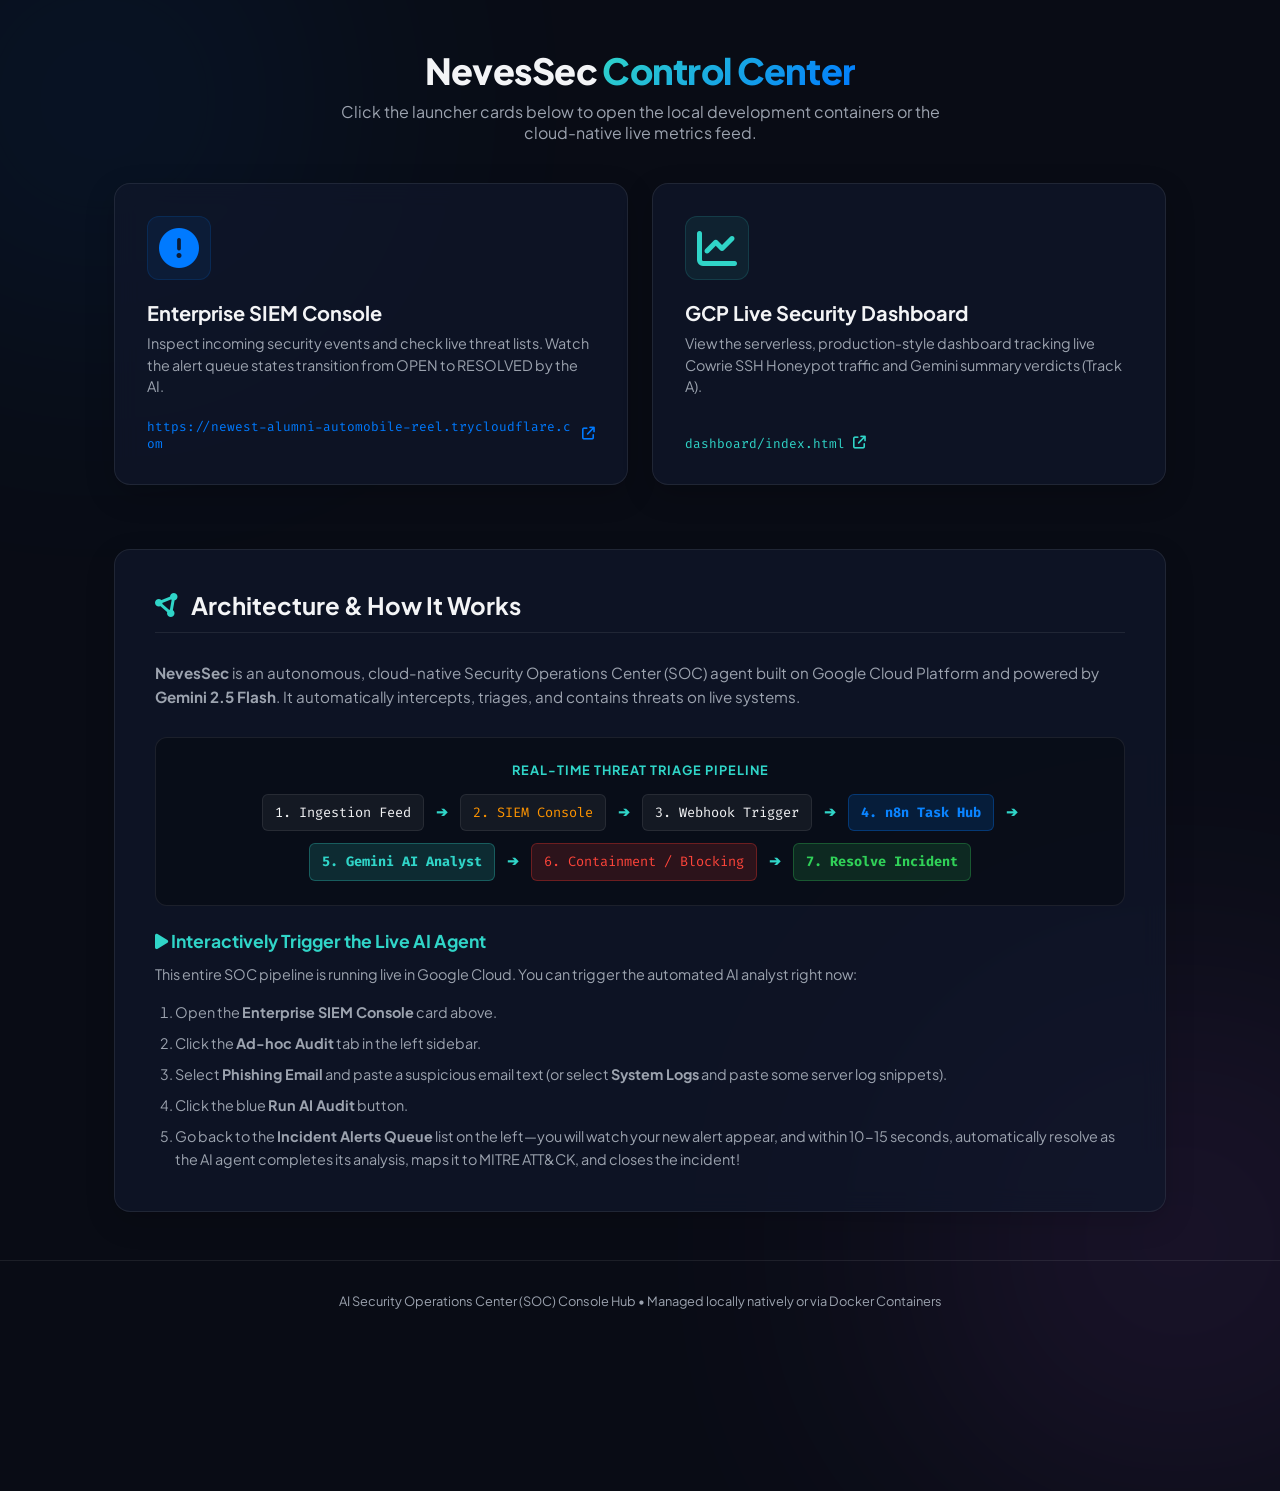
<file: index.html>
<!DOCTYPE html>
<html lang="en">
<head>
  <meta charset="UTF-8">
  <meta name="viewport" content="width=device-width, initial-scale=1.0">
  <title>NevesSec Control Portal</title>
  <link rel="preconnect" href="https://fonts.googleapis.com">
  <link rel="preconnect" href="https://fonts.gstatic.com" crossorigin>
  <link href="https://fonts.googleapis.com/css2?family=Plus+Jakarta+Sans:wght@400;500;600;700;800&family=Fira+Code:wght@400;500&display=swap" rel="stylesheet">
  <link rel="stylesheet" href="https://cdnjs.cloudflare.com/ajax/libs/font-awesome/6.4.0/css/all.min.css">
  <style>
    :root {
      --bg: #090c15;
      --panel: rgba(17, 24, 43, 0.7);
      --panel-hover: rgba(25, 35, 60, 0.85);
      --border: rgba(255, 255, 255, 0.08);
      --primary: #007aff;
      --cyan: #30d5c8;
      --purple: #bf5af2;
      --text: #f3f4f6;
      --text-muted: #9ca3af;
      --code-bg: rgba(0, 0, 0, 0.3);
    }
    
    * {
      box-sizing: border-box;
      margin: 0;
      padding: 0;
    }
    
    body {
      background-color: var(--bg);
      color: var(--text);
      font-family: 'Plus Jakarta Sans', sans-serif;
      min-height: 100vh;
      display: flex;
      flex-direction: column;
      position: relative;
      overflow-x: hidden;
    }
    
    /* Background Glowing Orbs */
    .orb {
      position: absolute;
      border-radius: 50%;
      filter: blur(140px);
      opacity: 0.12;
      pointer-events: none;
      z-index: -1;
    }
    .orb-1 {
      width: 400px;
      height: 400px;
      background: var(--primary);
      top: -100px;
      left: -100px;
    }
    .orb-2 {
      width: 500px;
      height: 500px;
      background: var(--purple);
      bottom: -150px;
      right: -150px;
    }
    
    .container {
      max-width: 1100px;
      margin: 0 auto;
      padding: 3rem 1.5rem;
      display: flex;
      flex-direction: column;
      gap: 2.5rem;
    }
    
    header {
      text-align: center;
      display: flex;
      flex-direction: column;
      align-items: center;
      gap: 0.5rem;
    }
    
    header h1 {
      font-size: 2.25rem;
      font-weight: 800;
      letter-spacing: -0.02em;
    }
    
    header h1 span {
      background: linear-gradient(135deg, var(--cyan), var(--primary));
      -webkit-background-clip: text;
      -webkit-text-fill-color: transparent;
    }
    
    header p {
      color: var(--text-muted);
      font-size: 1rem;
      max-width: 600px;
    }
    
    /* Link Cards Grid */
    .portal-grid {
      display: grid;
      grid-template-columns: repeat(auto-fit, minmax(320px, 1fr));
      gap: 1.5rem;
    }
    
    .portal-card {
      background: var(--panel);
      border: 1px solid var(--border);
      border-radius: 16px;
      padding: 2rem;
      display: flex;
      flex-direction: column;
      gap: 1.25rem;
      text-decoration: none;
      color: inherit;
      transition: all 0.25s cubic-bezier(0.16, 1, 0.3, 1);
      backdrop-filter: blur(12px);
      box-shadow: 0 10px 30px rgba(0,0,0,0.2);
    }
    
    .portal-card:hover {
      background: var(--panel-hover);
      border-color: rgba(255, 255, 255, 0.15);
      transform: translateY(-4px);
      box-shadow: 0 15px 35px rgba(0, 122, 255, 0.1);
    }
    
    .card-icon {
      font-size: 2.5rem;
      color: var(--primary);
      width: 64px;
      height: 64px;
      background: rgba(0, 122, 255, 0.08);
      border-radius: 12px;
      display: flex;
      align-items: center;
      justify-content: center;
      border: 1px solid rgba(0, 122, 255, 0.15);
    }
    
    .portal-card:nth-child(2) .card-icon {
      color: var(--cyan);
      background: rgba(48, 213, 200, 0.08);
      border-color: rgba(48, 213, 200, 0.15);
    }
    .portal-card:nth-child(3) .card-icon {
      color: var(--purple);
      background: rgba(191, 90, 242, 0.08);
      border-color: rgba(191, 90, 242, 0.15);
    }
    
    .card-info h2 {
      font-size: 1.25rem;
      font-weight: 700;
      margin-bottom: 0.5rem;
    }
    
    .card-info p {
      color: var(--text-muted);
      font-size: 0.9rem;
      line-height: 1.5;
    }
    
    .card-url {
      font-family: 'Fira Code', monospace;
      font-size: 0.8rem;
      color: var(--primary);
      display: flex;
      align-items: center;
      gap: 0.5rem;
      margin-top: auto;
      word-break: break-all;
    }
    .portal-card:nth-child(2) .card-url { color: var(--cyan); }
    .portal-card:nth-child(3) .card-url { color: var(--purple); }

    /* Operational Walkthrough Section */
    .docs-section {
      background: var(--panel);
      border: 1px solid var(--border);
      border-radius: 16px;
      padding: 2.5rem;
      backdrop-filter: blur(12px);
      box-shadow: 0 10px 30px rgba(0,0,0,0.15);
    }
    
    .docs-section h2 {
      font-size: 1.5rem;
      font-weight: 700;
      margin-bottom: 1.5rem;
      border-bottom: 1px solid var(--border);
      padding-bottom: 0.75rem;
      display: flex;
      align-items: center;
      gap: 0.75rem;
    }
    
    .docs-section h2 i { color: var(--cyan); }
    
    .steps {
      display: flex;
      flex-direction: column;
      gap: 1.5rem;
    }
    
    .step-item {
      display: flex;
      gap: 1.25rem;
    }
    
    .step-number {
      font-size: 0.9rem;
      font-weight: 800;
      background: rgba(48, 213, 200, 0.12);
      color: var(--cyan);
      border: 1px solid rgba(48, 213, 200, 0.2);
      width: 28px;
      height: 28px;
      border-radius: 50%;
      display: flex;
      align-items: center;
      justify-content: center;
      flex-shrink: 0;
    }
    
    .step-content h3 {
      font-size: 1rem;
      font-weight: 600;
      margin-bottom: 0.35rem;
    }
    
    .step-content p {
      font-size: 0.9rem;
      color: var(--text-muted);
      line-height: 1.6;
    }
    
    code {
      font-family: 'Fira Code', monospace;
      background: var(--code-bg);
      color: var(--cyan);
      padding: 0.2rem 0.4rem;
      border-radius: 4px;
      font-size: 0.8rem;
    }
    
    pre {
      font-family: 'Fira Code', monospace;
      background: var(--code-bg);
      border: 1px solid var(--border);
      padding: 0.75rem 1rem;
      border-radius: 8px;
      font-size: 0.8rem;
      color: var(--text);
      overflow-x: auto;
      margin-top: 0.5rem;
    }

    footer {
      text-align: center;
      margin-top: auto;
      padding: 2rem;
      font-size: 0.8rem;
      color: var(--text-muted);
      border-top: 1px solid var(--border);
    }
  </style>
</head>
<body>
  <div class="orb orb-1"></div>
  <div class="orb orb-2"></div>

  <div class="container">
    <header>
      <h1>NevesSec <span>Control Center</span></h1>
      <p>Click the launcher cards below to open the local development containers or the cloud-native live metrics feed.</p>
    </header>

    <!-- Portal Grid -->
    <section class="portal-grid">


      <!-- Card 2: Mock SIEM -->
      <a href="https://newest-alumni-automobile-reel.trycloudflare.com" target="_blank" class="portal-card">
        <div class="card-icon"><i class="fa-solid fa-circle-exclamation"></i></div>
        <div class="card-info">
          <h2>Enterprise SIEM Console</h2>
          <p>Inspect incoming security events and check live threat lists. Watch the alert queue states transition from OPEN to RESOLVED by the AI.</p>
        </div>
        <div class="card-url">https://newest-alumni-automobile-reel.trycloudflare.com <i class="fa-solid fa-arrow-up-right-from-square"></i></div>
      </a>

      <!-- Card 3: GCP Live Feed -->
      <a href="dashboard/index.html" target="_blank" class="portal-card">
        <div class="card-icon"><i class="fa-solid fa-chart-line"></i></div>
        <div class="card-info">
          <h2>GCP Live Security Dashboard</h2>
          <p>View the serverless, production-style dashboard tracking live Cowrie SSH Honeypot traffic and Gemini summary verdicts (Track A).</p>
        </div>
        <div class="card-url">dashboard/index.html <i class="fa-solid fa-arrow-up-right-from-square"></i></div>
      </a>
    </section>

    <!-- Project Showcase / About Section -->
    <section class="about-section" style="background: var(--panel); border: 1px solid var(--border); border-radius: 16px; padding: 2.5rem; backdrop-filter: blur(12px); box-shadow: 0 10px 30px rgba(0,0,0,0.15); margin-top: 1.5rem; display: flex; flex-direction: column; gap: 1.5rem;">
      <h2 style="font-size: 1.5rem; font-weight: 700; border-bottom: 1px solid var(--border); padding-bottom: 0.75rem; display: flex; align-items: center; gap: 0.75rem; margin-bottom: 0.25rem;"><i class="fa-solid fa-circle-nodes" style="color: var(--cyan);"></i> Architecture & How It Works</h2>
      
      <p style="color: var(--text-muted); font-size: 0.95rem; line-height: 1.6; margin-bottom: 0.25rem;">
        <strong>NevesSec</strong> is an autonomous, cloud-native Security Operations Center (SOC) agent built on Google Cloud Platform and powered by <strong>Gemini 2.5 Flash</strong>. It automatically intercepts, triages, and contains threats on live systems.
      </p>

      <!-- Visual Architecture Flow -->
      <div style="background: rgba(0,0,0,0.3); border: 1px solid var(--border); padding: 1.5rem; border-radius: 12px; display: flex; flex-direction: column; gap: 1rem; align-items: center;">
        <div style="font-size: 0.8rem; text-transform: uppercase; letter-spacing: 1px; color: var(--cyan); font-weight: 700;">Real-Time Threat Triage Pipeline</div>
        <div style="display: flex; flex-wrap: wrap; justify-content: center; align-items: center; gap: 0.75rem; font-size: 0.85rem; font-family: 'Fira Code', monospace; text-align: center; line-height: 1.4;">
          <span style="background: rgba(255, 255, 255, 0.05); padding: 0.5rem 0.75rem; border-radius: 6px; border: 1px solid var(--border);">1. Ingestion Feed</span>
          <span style="color: var(--cyan); font-weight: bold;">➔</span>
          <span style="background: rgba(255, 255, 255, 0.05); padding: 0.5rem 0.75rem; border-radius: 6px; border: 1px solid var(--border); color: #ff9500;">2. SIEM Console</span>
          <span style="color: var(--cyan); font-weight: bold;">➔</span>
          <span style="background: rgba(255, 255, 255, 0.05); padding: 0.5rem 0.75rem; border-radius: 6px; border: 1px solid var(--border);">3. Webhook Trigger</span>
          <span style="color: var(--cyan); font-weight: bold;">➔</span>
          <span style="background: rgba(0, 122, 255, 0.15); padding: 0.5rem 0.75rem; border-radius: 6px; border: 1px solid rgba(0, 122, 255, 0.3); color: #0a84ff; font-weight: bold;">4. n8n Task Hub</span>
          <span style="color: var(--cyan); font-weight: bold;">➔</span>
          <span style="background: rgba(48, 213, 200, 0.15); padding: 0.5rem 0.75rem; border-radius: 6px; border: 1px solid rgba(48, 213, 200, 0.3); color: var(--cyan); font-weight: bold;">5. Gemini AI Analyst</span>
          <span style="color: var(--cyan); font-weight: bold;">➔</span>
          <span style="background: rgba(255, 59, 48, 0.15); padding: 0.5rem 0.75rem; border-radius: 6px; border: 1px solid rgba(255, 59, 48, 0.3); color: #ff453a;">6. Containment / Blocking</span>
          <span style="color: var(--cyan); font-weight: bold;">➔</span>
          <span style="background: rgba(52, 199, 89, 0.15); padding: 0.5rem 0.75rem; border-radius: 6px; border: 1px solid rgba(52, 199, 89, 0.3); color: #30d158; font-weight: bold;">7. Resolve Incident</span>
        </div>
      </div>

      <!-- Test Guide -->
      <div style="display: flex; flex-direction: column; gap: 0.75rem;">
        <h3 style="font-size: 1.1rem; font-weight: 700; color: var(--cyan);"><i class="fa-solid fa-play"></i> Interactively Trigger the Live AI Agent</h3>
        <p style="color: var(--text-muted); font-size: 0.9rem; line-height: 1.5; margin-bottom: 0.25rem;">
          This entire SOC pipeline is running live in Google Cloud. You can trigger the automated AI analyst right now:
        </p>
        <ol style="color: var(--text-muted); font-size: 0.9rem; line-height: 1.6; padding-left: 1.25rem; display: flex; flex-direction: column; gap: 0.5rem;">
          <li>Open the <strong>Enterprise SIEM Console</strong> card above.</li>
          <li>Click the <strong>Ad-hoc Audit</strong> tab in the left sidebar.</li>
          <li>Select <strong>Phishing Email</strong> and paste a suspicious email text (or select <strong>System Logs</strong> and paste some server log snippets).</li>
          <li>Click the blue <strong>Run AI Audit</strong> button.</li>
          <li>Go back to the <strong>Incident Alerts Queue</strong> list on the left—you will watch your new alert appear, and within 10-15 seconds, automatically resolve as the AI agent completes its analysis, maps it to MITRE ATT&CK, and closes the incident!</li>
        </ol>
      </div>
    </section>
  </div>

  <footer>
    <p>AI Security Operations Center (SOC) Console Hub • Managed locally natively or via Docker Containers</p>
  </footer>
</body>
</html>
</file>
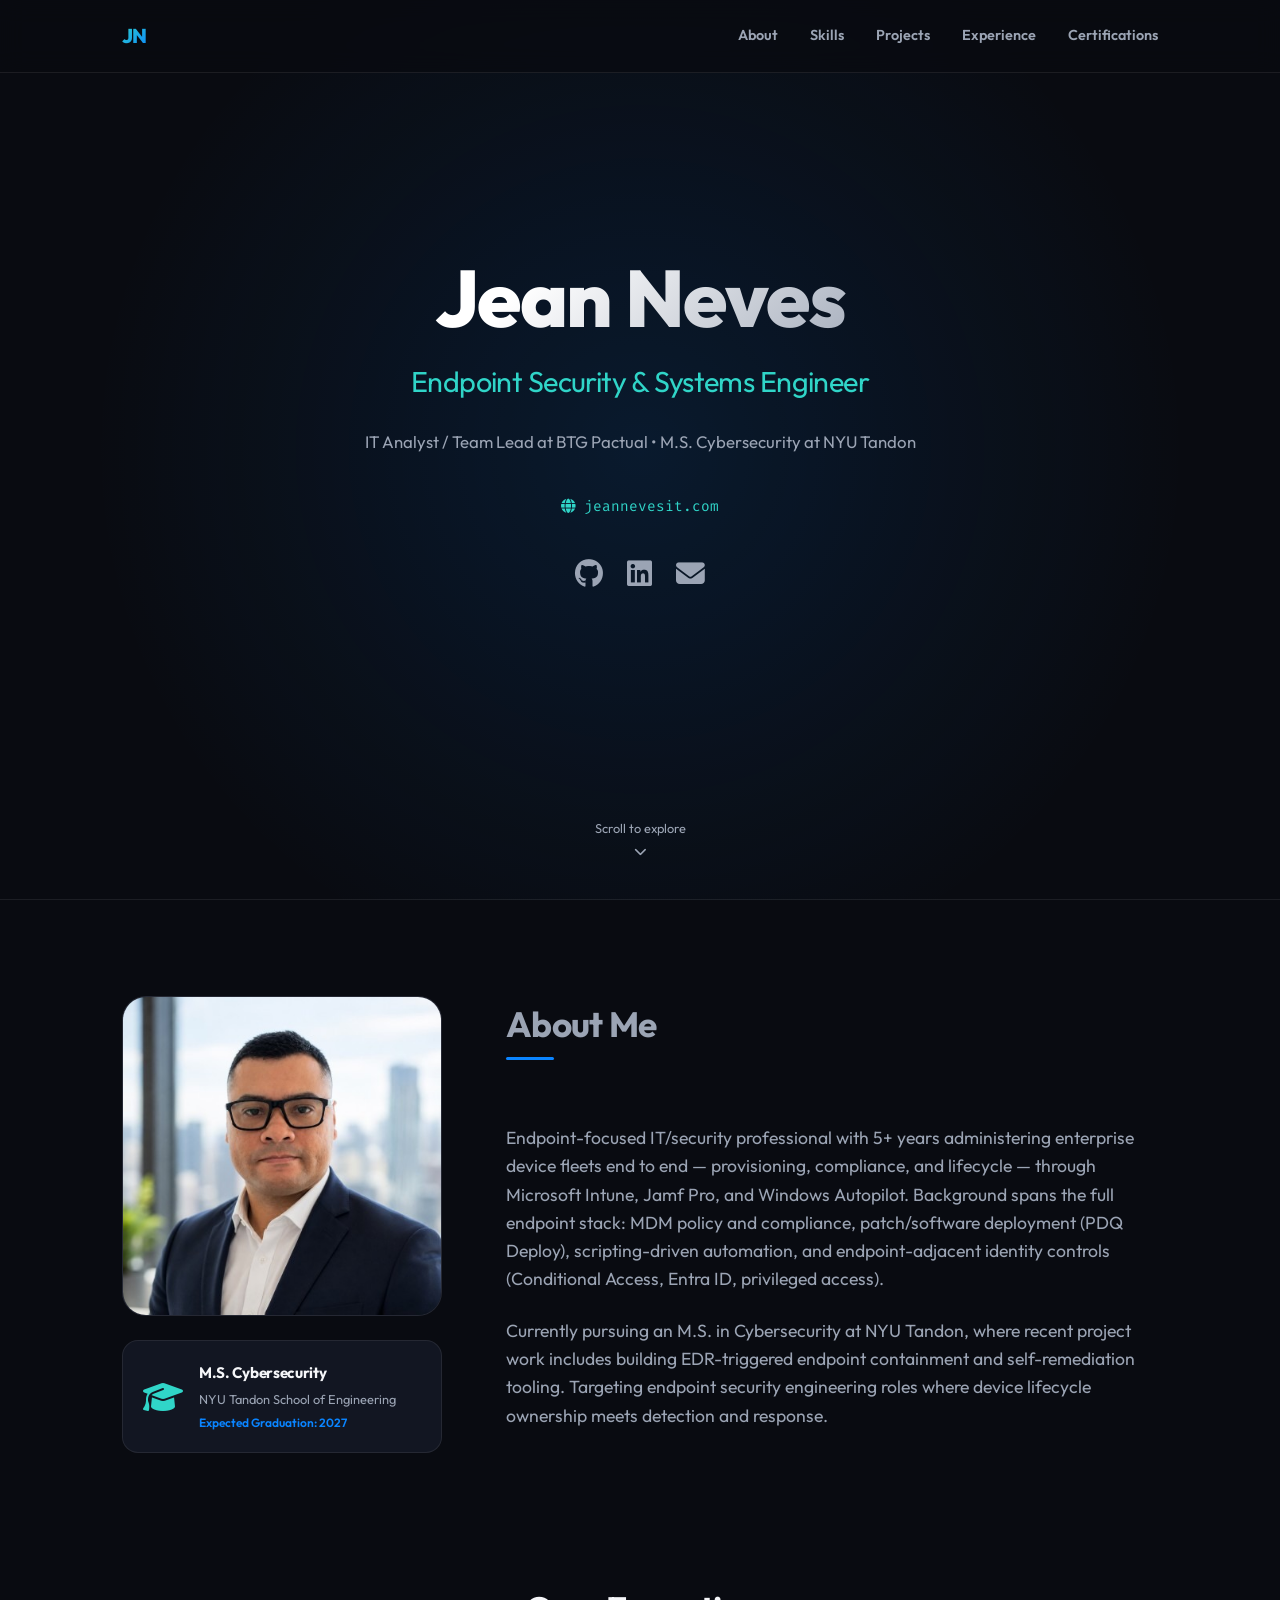
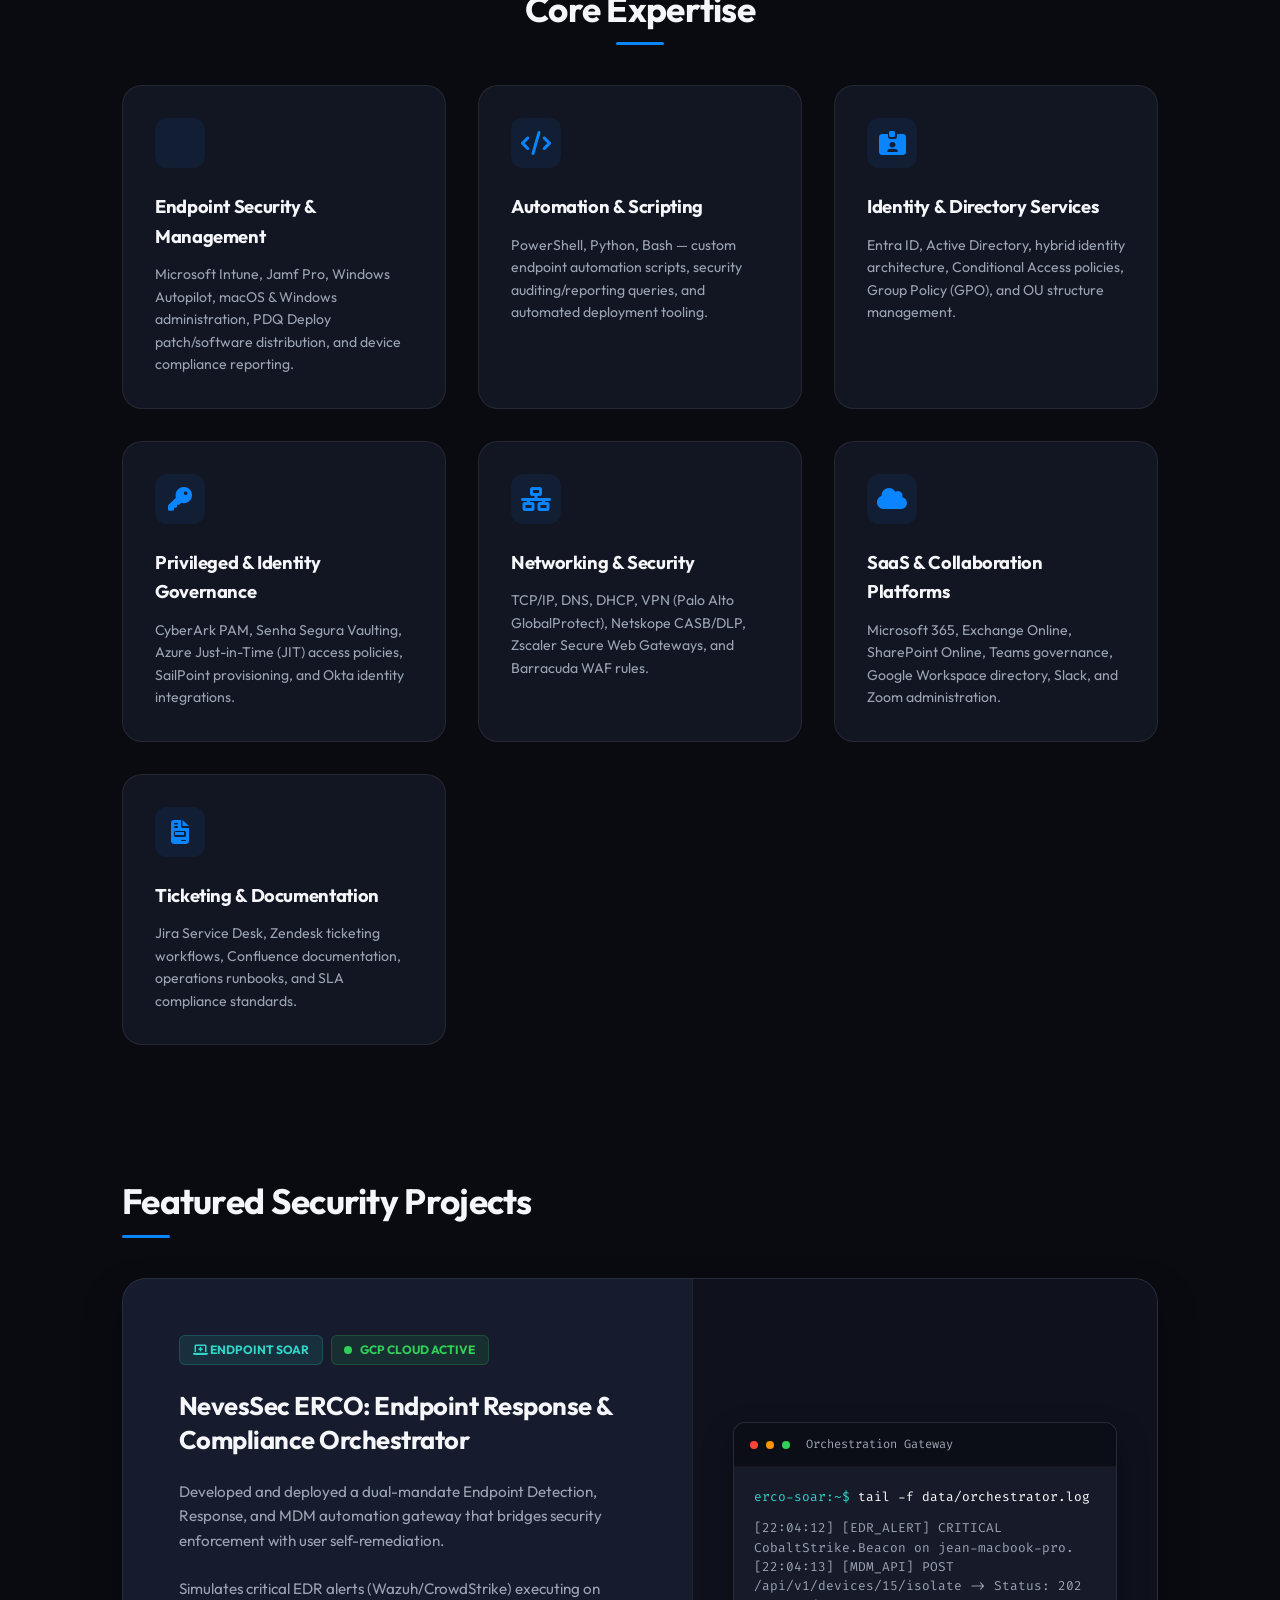
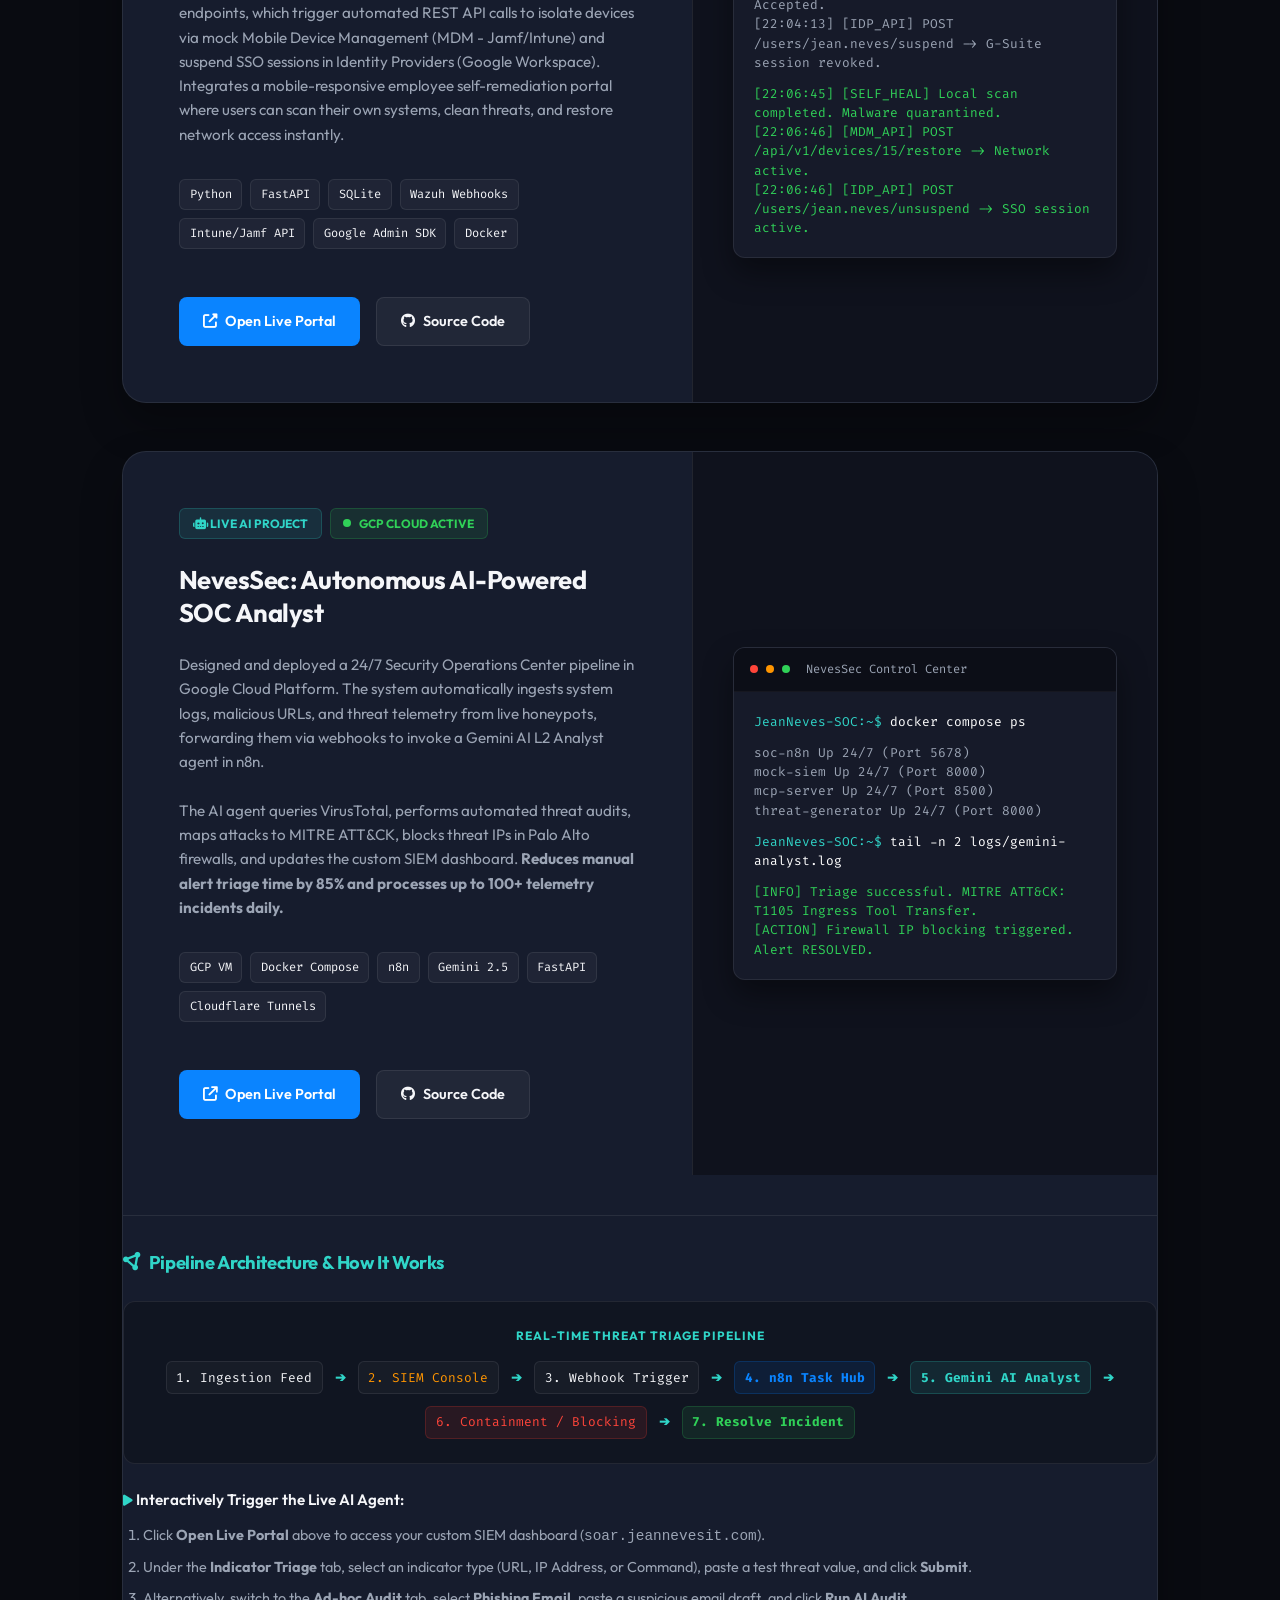
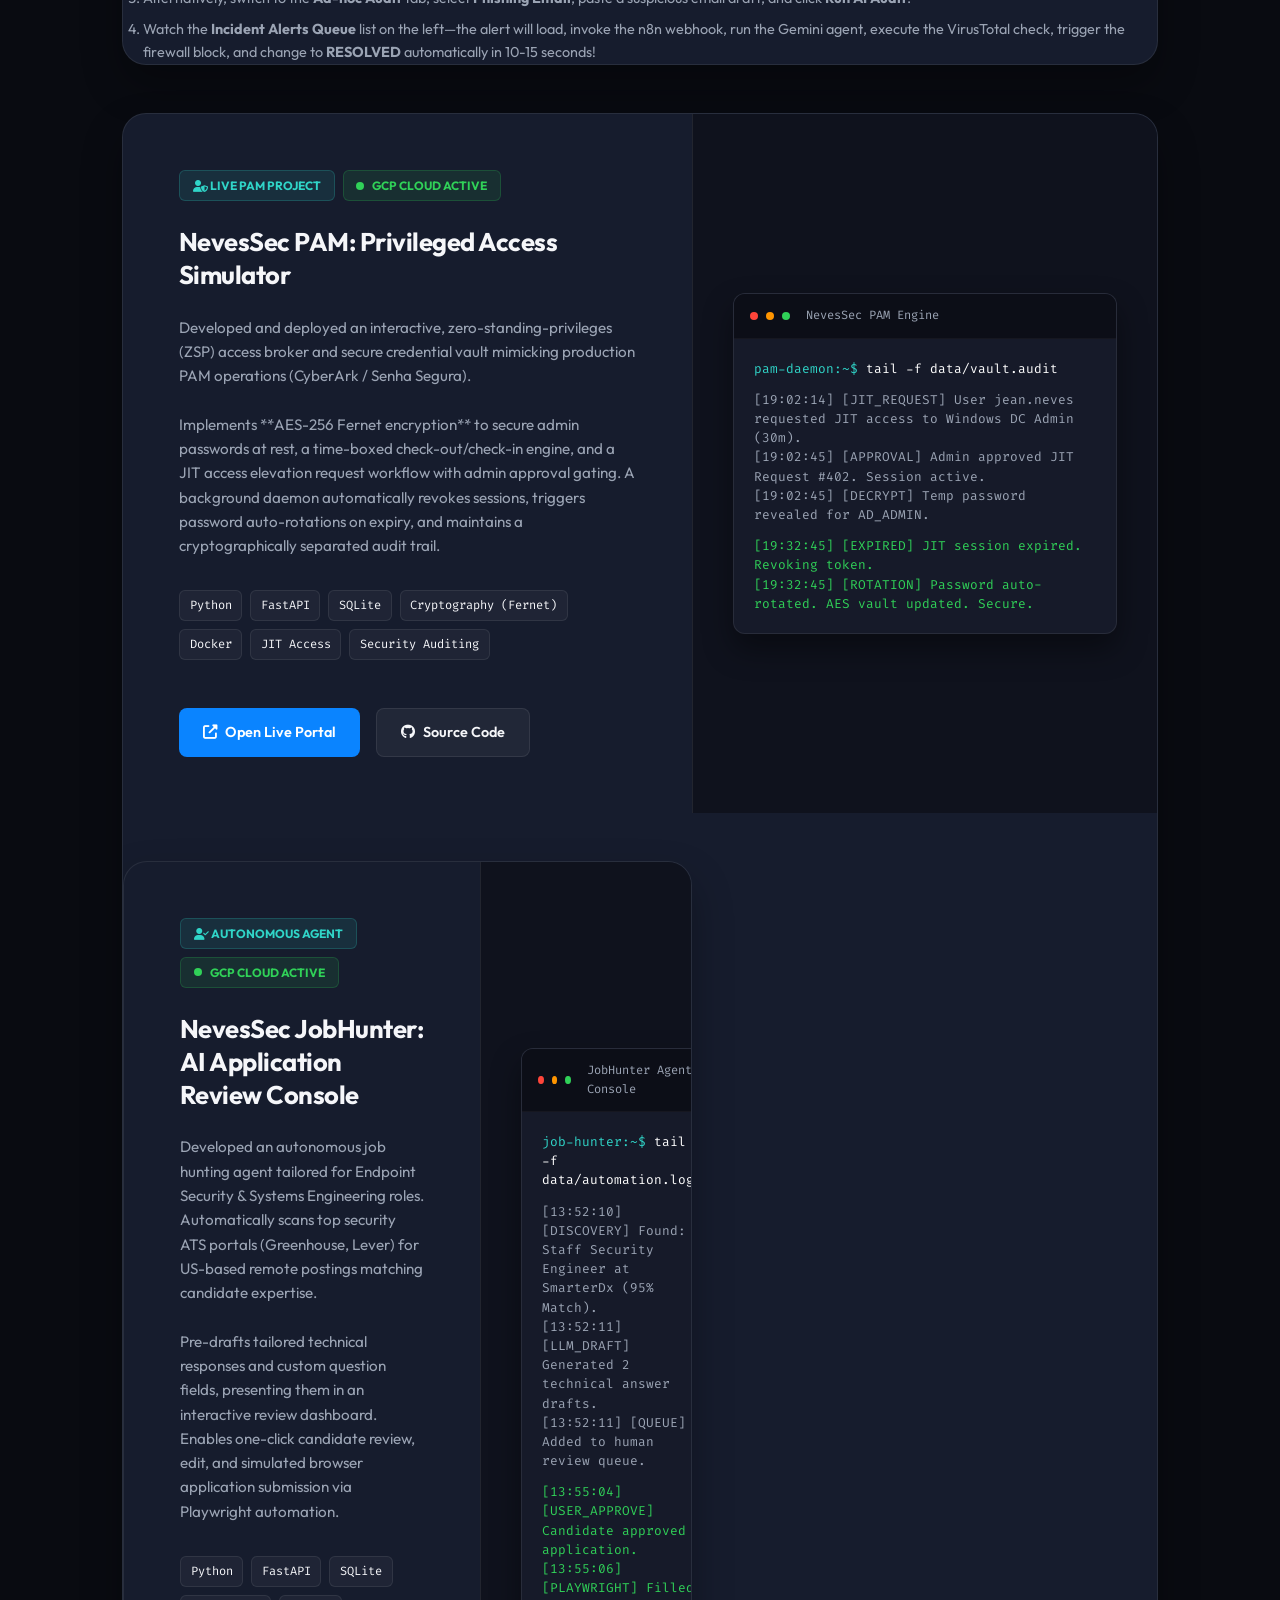
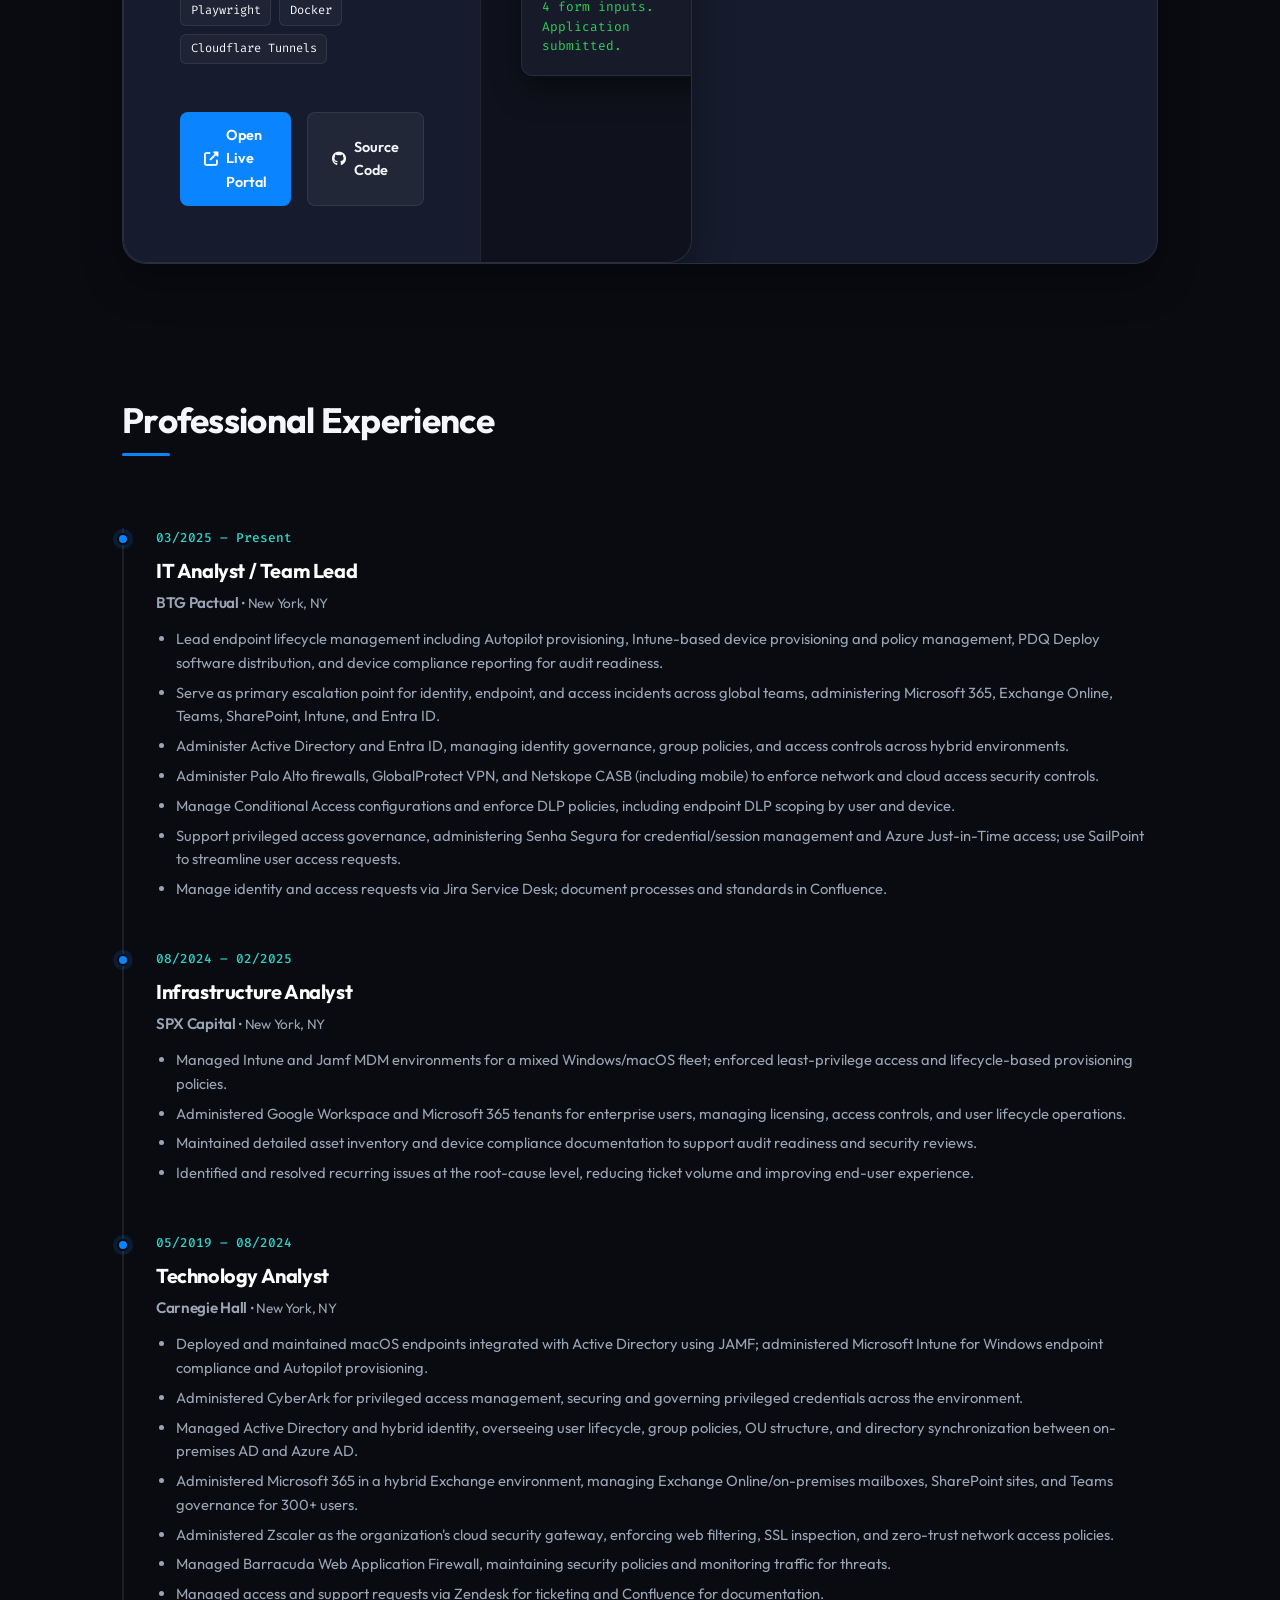
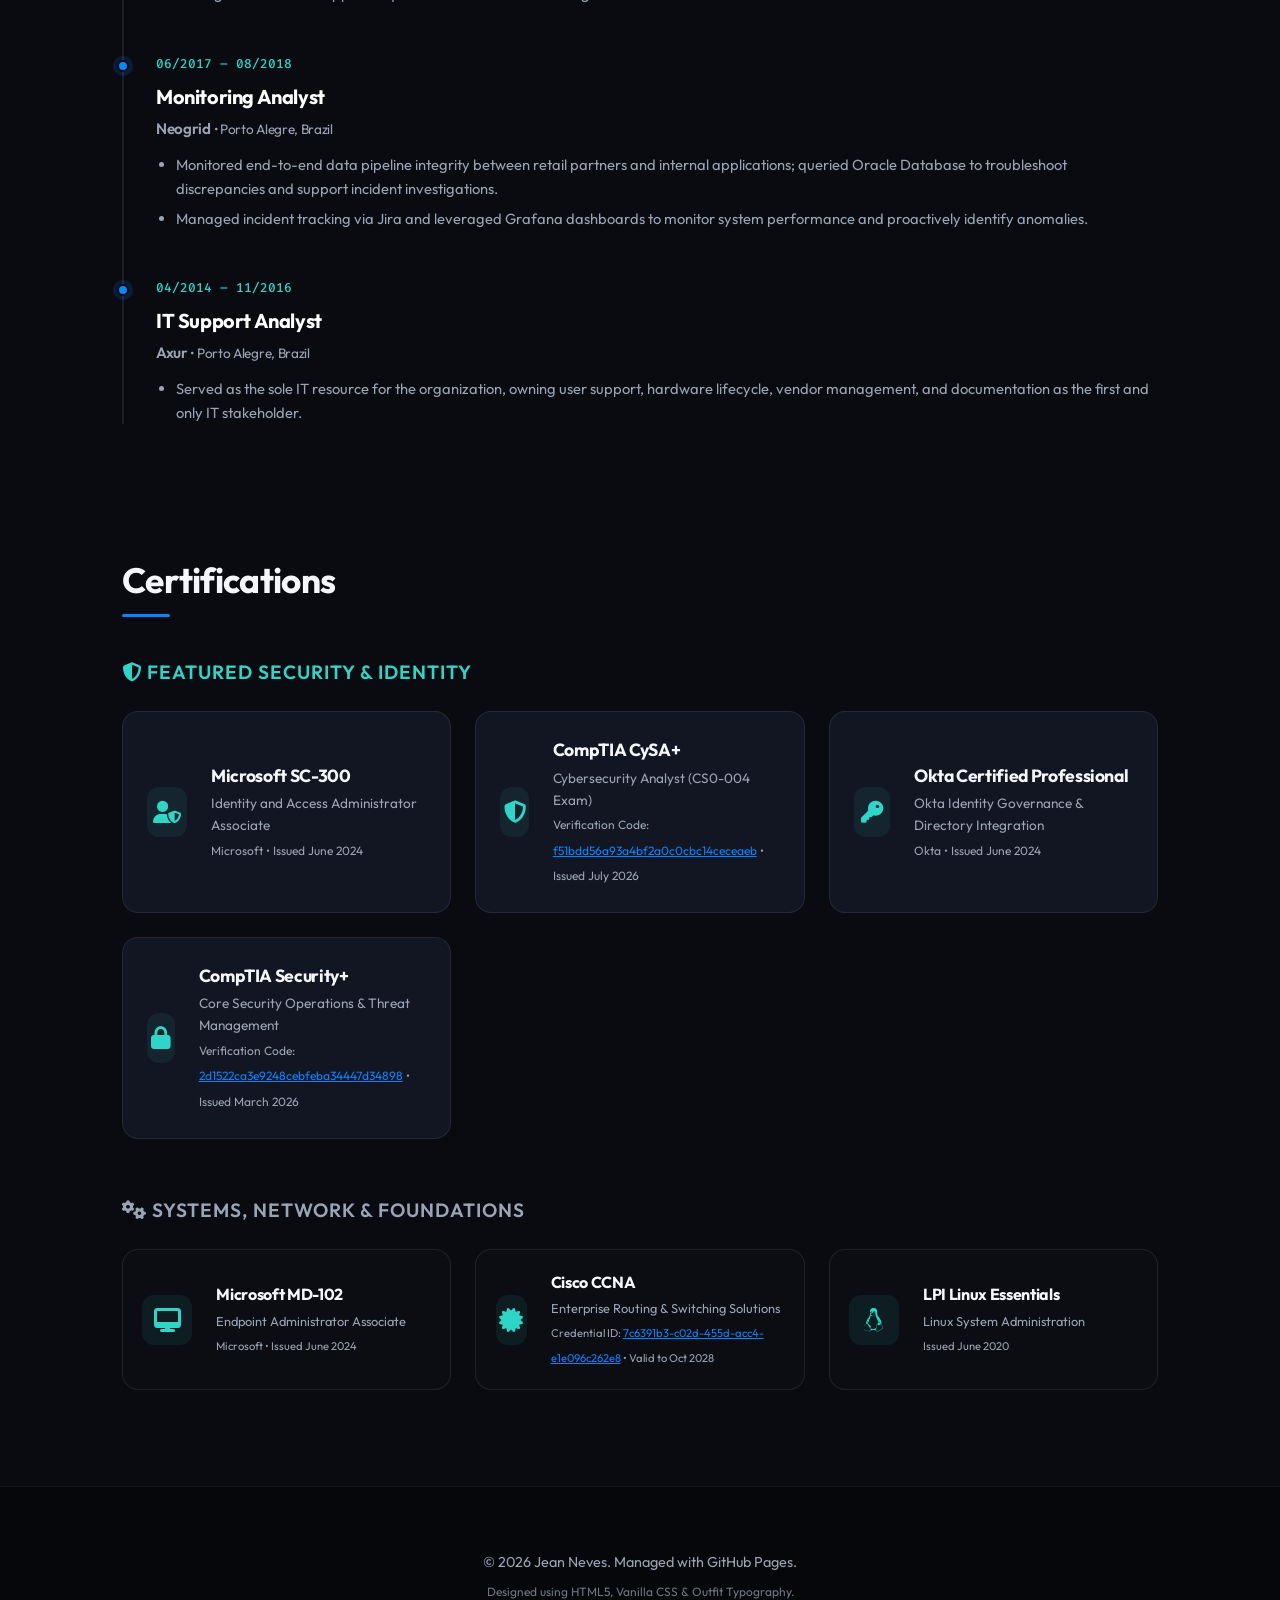
<file: portfolio/index.html>
<!DOCTYPE html>
<html lang="en">
<head>
  <meta charset="UTF-8">
  <meta name="viewport" content="width=device-width, initial-scale=1.0">
  <title>Jean Neves | Endpoint Security & Systems Engineer</title>
  <meta name="description" content="Portfolio of Jean Neves, an Endpoint Security & Systems Engineer specializing in Microsoft Intune, Jamf Pro, Windows Autopilot, and cloud security automation.">
  
  <!-- Open Graph / Facebook -->
  <meta property="og:type" content="website">
  <meta property="og:url" content="https://jeannevesit.com/">
  <meta property="og:title" content="Jean Neves | Endpoint Security & Systems Engineer">
  <meta property="og:description" content="Endpoint Security & Systems Engineer and M.S. Cybersecurity student at NYU Tandon. Check out my live automated security orchestration projects.">
  <meta property="og:image" content="https://jeannevesit.com/avatar.jpg">

  <!-- Twitter -->
  <meta property="twitter:card" content="summary_large_image">
  <meta property="twitter:url" content="https://jeannevesit.com/">
  <meta property="twitter:title" content="Jean Neves | Endpoint Security & Systems Engineer">
  <meta property="twitter:description" content="Endpoint Security & Systems Engineer and M.S. Cybersecurity student at NYU Tandon. Check out my live automated security orchestration projects.">
  <meta property="twitter:image" content="https://jeannevesit.com/avatar.jpg">

  <link rel="stylesheet" href="style.css">
  <!-- Fonts & Icons -->
  <link rel="stylesheet" href="https://cdnjs.cloudflare.com/ajax/libs/font-awesome/6.4.0/css/all.min.css">
  <link href="https://fonts.googleapis.com/css2?family=Outfit:wght@300;400;600;700;800&family=Fira+Code:wght@400;500&display=swap" rel="stylesheet">
</head>
<body>

  <!-- Floating Navigation Bar -->
  <nav class="nav-bar">
    <div class="nav-container">
      <a href="#" class="nav-logo">JN</a>
      <div class="nav-links">
        <a href="#about">About</a>
        <a href="#skills">Skills</a>
        <a href="#projects">Projects</a>
        <a href="#experience">Experience</a>
        <a href="#certifications">Certifications</a>
      </div>
    </div>
  </nav>

  <!-- Hero Header Section -->
  <header class="hero-section">
    <div class="hero-content">
      <h1>Jean Neves</h1>
      <h2>Endpoint Security & Systems Engineer</h2>
      <p class="subtitle">IT Analyst / Team Lead at BTG Pactual • M.S. Cybersecurity at NYU Tandon</p>
      <div style="margin-bottom: 2rem; font-family: var(--font-code); font-size: 0.9rem;">
        <a href="https://jeannevesit.com" target="_blank" style="color: var(--cyan); text-decoration: none; transition: var(--transition);"><i class="fa-solid fa-globe"></i> jeannevesit.com</a>
      </div>
      
      <div class="social-links">
        <a href="https://github.com/jeannevesit" target="_blank" title="GitHub" aria-label="Visit Jean's GitHub Profile"><i class="fa-brands fa-github"></i></a>
        <a href="https://www.linkedin.com/in/jeannevesit/" target="_blank" title="LinkedIn" aria-label="Visit Jean's LinkedIn Profile"><i class="fa-brands fa-linkedin"></i></a>
        <a href="mailto:jr7020@nyu.edu" title="Email" aria-label="Send Email to Jean"><i class="fa-solid fa-envelope"></i></a>
      </div>
    </div>
    <div class="scroll-indicator">
      <span>Scroll to explore</span>
      <i class="fa-solid fa-chevron-down"></i>
    </div>
  </header>

  <!-- Main Container -->
  <main class="main-container">

    <!-- About Me Section -->
    <section id="about" class="about-section scroll-anchor">
      <div class="inner-grid">
        <div class="profile-area">
          <div class="profile-image-container">
            <img src="avatar.jpg" alt="Jean Neves" class="profile-image" onerror="this.src='https://api.dicebear.com/7.x/bottts/svg?seed=Jean';">
          </div>
          <div class="education-card">
            <i class="fa-solid fa-graduation-cap"></i>
            <div>
              <h3>M.S. Cybersecurity</h3>
              <p>NYU Tandon School of Engineering</p>
              <span class="date">Expected Graduation: 2027</span>
            </div>
          </div>
        </div>

        <div class="bio-content">
          <h2 class="section-title">About Me</h2>
          <p>
            Endpoint-focused IT/security professional with 5+ years administering enterprise device fleets end to end — provisioning, compliance, and lifecycle — through Microsoft Intune, Jamf Pro, and Windows Autopilot. Background spans the full endpoint stack: MDM policy and compliance, patch/software deployment (PDQ Deploy), scripting-driven automation, and endpoint-adjacent identity controls (Conditional Access, Entra ID, privileged access).
          </p>
          <p>
            Currently pursuing an M.S. in Cybersecurity at NYU Tandon, where recent project work includes building EDR-triggered endpoint containment and self-remediation tooling. Targeting endpoint security engineering roles where device lifecycle ownership meets detection and response.
          </p>
        </div>
      </div>
    </section>

    <!-- Skills Grid Section -->
    <section id="skills" class="skills-section">
      <h2 class="section-title text-center">Core Expertise</h2>
      <div class="skills-grid">
        <div class="skill-card">
          <div class="skill-icon"><i class="fa-solid fa-laptop-shield"></i></div>
          <h3>Endpoint Security & Management</h3>
          <p>Microsoft Intune, Jamf Pro, Windows Autopilot, macOS & Windows administration, PDQ Deploy patch/software distribution, and device compliance reporting.</p>
        </div>
        <div class="skill-card">
          <div class="skill-icon"><i class="fa-solid fa-code"></i></div>
          <h3>Automation & Scripting</h3>
          <p>PowerShell, Python, Bash — custom endpoint automation scripts, security auditing/reporting queries, and automated deployment tooling.</p>
        </div>
        <div class="skill-card">
          <div class="skill-icon"><i class="fa-solid fa-id-card-clip"></i></div>
          <h3>Identity & Directory Services</h3>
          <p>Entra ID, Active Directory, hybrid identity architecture, Conditional Access policies, Group Policy (GPO), and OU structure management.</p>
        </div>
        <div class="skill-card">
          <div class="skill-icon"><i class="fa-solid fa-key"></i></div>
          <h3>Privileged & Identity Governance</h3>
          <p>CyberArk PAM, Senha Segura Vaulting, Azure Just-in-Time (JIT) access policies, SailPoint provisioning, and Okta identity integrations.</p>
        </div>
        <div class="skill-card">
          <div class="skill-icon"><i class="fa-solid fa-network-wired"></i></div>
          <h3>Networking & Security</h3>
          <p>TCP/IP, DNS, DHCP, VPN (Palo Alto GlobalProtect), Netskope CASB/DLP, Zscaler Secure Web Gateways, and Barracuda WAF rules.</p>
        </div>
        <div class="skill-card">
          <div class="skill-icon"><i class="fa-solid fa-cloud"></i></div>
          <h3>SaaS & Collaboration Platforms</h3>
          <p>Microsoft 365, Exchange Online, SharePoint Online, Teams governance, Google Workspace directory, Slack, and Zoom administration.</p>
        </div>
        <div class="skill-card">
          <div class="skill-icon"><i class="fa-solid fa-file-invoice"></i></div>
          <h3>Ticketing & Documentation</h3>
          <p>Jira Service Desk, Zendesk ticketing workflows, Confluence documentation, operations runbooks, and SLA compliance standards.</p>
        </div>
      </div>
    </section>

    <!-- Selected Projects Section -->
    <section id="projects" class="projects-section">
      <h2 class="section-title">Featured Security Projects</h2>

      <!-- First Project: NevesSec ERCO Endpoint SOAR -->
      <div class="project-showcase">
        <div class="project-inner">
          <div class="project-info">
            <div style="display: flex; gap: 0.5rem; flex-wrap: wrap;">
              <span class="project-tag"><i class="fa-solid fa-laptop-medical"></i> Endpoint SOAR</span>
              <span class="project-tag live-status" style="background: rgba(48, 209, 88, 0.1); border: 1px solid rgba(48, 209, 88, 0.2); color: var(--success);"><span class="pulse-dot"></span> GCP Cloud Active</span>
            </div>
            <h3>NevesSec ERCO: Endpoint Response & Compliance Orchestrator</h3>
            <p>
              Developed and deployed a dual-mandate Endpoint Detection, Response, and MDM automation gateway that bridges security enforcement with user self-remediation.
            </p>
            <p>
              Simulates critical EDR alerts (Wazuh/CrowdStrike) executing on endpoints, which trigger automated REST API calls to isolate devices via mock Mobile Device Management (MDM - Jamf/Intune) and suspend SSO sessions in Identity Providers (Google Workspace). Integrates a mobile-responsive employee self-remediation portal where users can scan their own systems, clean threats, and restore network access instantly.
            </p>
            
            <div class="tech-tags">
              <span>Python</span>
              <span>FastAPI</span>
              <span>SQLite</span>
              <span>Wazuh Webhooks</span>
              <span>Intune/Jamf API</span>
              <span>Google Admin SDK</span>
              <span>Docker</span>
            </div>

            <div class="project-actions">
              <a href="https://erco.jeannevesit.com" target="_blank" class="btn btn-primary"><i class="fa-solid fa-up-right-from-square"></i> Open Live Portal</a>
              <a href="https://github.com/jeannevesit/ai-soc-analyst/tree/main/endpoint-soar" target="_blank" class="btn btn-secondary"><i class="fa-brands fa-github"></i> Source Code</a>
            </div>
          </div>
          <div class="project-visual">
            <div class="mockup-screen">
              <div class="mockup-header">
                <span class="dot red"></span>
                <span class="dot yellow"></span>
                <span class="dot green"></span>
                <span class="mockup-title">Orchestration Gateway</span>
              </div>
              <div class="mockup-body">
                <div class="terminal-line"><span class="t-cyan">erco-soar:~$</span> tail -f data/orchestrator.log</div>
                <div class="terminal-output">
                  [22:04:12] [EDR_ALERT] CRITICAL CobaltStrike.Beacon on jean-macbook-pro.<br>
                  [22:04:13] [MDM_API] POST /api/v1/devices/15/isolate -> Status: 202 Accepted.<br>
                  [22:04:13] [IDP_API] POST /users/jean.neves/suspend -> G-Suite session revoked.
                </div>
                <div class="terminal-output green-text">
                  [22:06:45] [SELF_HEAL] Local scan completed. Malware quarantined.<br>
                  [22:06:46] [MDM_API] POST /api/v1/devices/15/restore -> Network active.<br>
                  [22:06:46] [IDP_API] POST /users/jean.neves/unsuspend -> SSO session active.
                </div>
              </div>
            </div>
          </div>
        </div>
      </div>

      <!-- Second Project: NevesSec SOAR Agent -->
      <div class="project-showcase" style="margin-top: 3rem;">
        <div class="project-inner">
          <div class="project-info">
            <div style="display: flex; gap: 0.5rem; flex-wrap: wrap;">
              <span class="project-tag"><i class="fa-solid fa-robot"></i> Live AI Project</span>
              <span class="project-tag live-status" style="background: rgba(48, 209, 88, 0.1); border: 1px solid rgba(48, 209, 88, 0.2); color: var(--success);"><span class="pulse-dot"></span> GCP Cloud Active</span>
            </div>
            <h3>NevesSec: Autonomous AI-Powered SOC Analyst</h3>
            <p>
              Designed and deployed a 24/7 Security Operations Center pipeline in Google Cloud Platform. The system automatically ingests system logs, malicious URLs, and threat telemetry from live honeypots, forwarding them via webhooks to invoke a Gemini AI L2 Analyst agent in n8n.
            </p>
            <p>
              The AI agent queries VirusTotal, performs automated threat audits, maps attacks to MITRE ATT&CK, blocks threat IPs in Palo Alto firewalls, and updates the custom SIEM dashboard. <strong>Reduces manual alert triage time by 85% and processes up to 100+ telemetry incidents daily.</strong>
            </p>
            
            <div class="tech-tags">
              <span>GCP VM</span>
              <span>Docker Compose</span>
              <span>n8n</span>
              <span>Gemini 2.5</span>
              <span>FastAPI</span>
              <span>Cloudflare Tunnels</span>
            </div>

            <div class="project-actions">
              <a href="https://soar.jeannevesit.com" target="_blank" class="btn btn-primary"><i class="fa-solid fa-arrow-up-right-from-square"></i> Open Live Portal</a>
              <a href="https://github.com/jeannevesit/ai-soc-analyst" target="_blank" class="btn btn-secondary"><i class="fa-brands fa-github"></i> Source Code</a>
            </div>
          </div>
          <div class="project-visual">
            <div class="mockup-screen">
              <div class="mockup-header">
                <span class="dot red"></span>
                <span class="dot yellow"></span>
                <span class="dot green"></span>
                <span class="mockup-title">NevesSec Control Center</span>
              </div>
              <div class="mockup-body">
                <div class="terminal-line"><span class="t-cyan">JeanNeves-SOC:~$</span> docker compose ps</div>
                <div class="terminal-output">
                  soc-n8n          Up 24/7 (Port 5678)<br>
                  mock-siem        Up 24/7 (Port 8000)<br>
                  mcp-server       Up 24/7 (Port 8500)<br>
                  threat-generator Up 24/7 (Port 8000)
                </div>
                <div class="terminal-line"><span class="t-cyan">JeanNeves-SOC:~$</span> tail -n 2 logs/gemini-analyst.log</div>
                <div class="terminal-output green-text">
                  [INFO] Triage successful. MITRE ATT&CK: T1105 Ingress Tool Transfer.<br>
                  [ACTION] Firewall IP blocking triggered. Alert RESOLVED.
                </div>
              </div>
            </div>
          </div>
        </div>

        <!-- Pipeline Architecture & How It Works -->
        <div class="project-architecture" style="margin-top: 2.5rem; border-top: 1px solid var(--border); padding-top: 2rem; display: flex; flex-direction: column; gap: 1.5rem;">
          <h4 style="font-size: 1.15rem; font-weight: 700; color: var(--cyan); display: flex; align-items: center; gap: 0.5rem; margin: 0;"><i class="fa-solid fa-circle-nodes"></i> Pipeline Architecture & How It Works</h4>
          
          <div style="background: rgba(0,0,0,0.25); border: 1px solid var(--border); padding: 1.5rem; border-radius: 12px; display: flex; flex-direction: column; gap: 1rem; align-items: center;">
            <div style="font-size: 0.75rem; text-transform: uppercase; letter-spacing: 1px; color: var(--cyan); font-weight: 700;">Real-Time Threat Triage Pipeline</div>
            <div style="display: flex; flex-wrap: wrap; justify-content: center; align-items: center; gap: 0.75rem; font-size: 0.8rem; font-family: var(--font-code); text-align: center; line-height: 1.4;">
              <span style="background: rgba(255, 255, 255, 0.03); padding: 0.4rem 0.6rem; border-radius: 6px; border: 1px solid var(--border);">1. Ingestion Feed</span>
              <span style="color: var(--cyan); font-weight: bold;">➔</span>
              <span style="background: rgba(255, 255, 255, 0.03); padding: 0.4rem 0.6rem; border-radius: 6px; border: 1px solid var(--border); color: #ff9500;">2. SIEM Console</span>
              <span style="color: var(--cyan); font-weight: bold;">➔</span>
              <span style="background: rgba(255, 255, 255, 0.03); padding: 0.4rem 0.6rem; border-radius: 6px; border: 1px solid var(--border);">3. Webhook Trigger</span>
              <span style="color: var(--cyan); font-weight: bold;">➔</span>
              <span style="background: rgba(0, 122, 255, 0.1); padding: 0.4rem 0.6rem; border-radius: 6px; border: 1px solid rgba(0, 122, 255, 0.2); color: #0a84ff; font-weight: bold;">4. n8n Task Hub</span>
              <span style="color: var(--cyan); font-weight: bold;">➔</span>
              <span style="background: rgba(48, 213, 200, 0.1); padding: 0.4rem 0.6rem; border-radius: 6px; border: 1px solid rgba(48, 213, 200, 0.2); color: var(--cyan); font-weight: bold;">5. Gemini AI Analyst</span>
              <span style="color: var(--cyan); font-weight: bold;">➔</span>
              <span style="background: rgba(255, 59, 48, 0.1); padding: 0.4rem 0.6rem; border-radius: 6px; border: 1px solid rgba(255, 59, 48, 0.2); color: #ff453a;">6. Containment / Blocking</span>
              <span style="color: var(--cyan); font-weight: bold;">➔</span>
              <span style="background: rgba(52, 199, 89, 0.1); padding: 0.4rem 0.6rem; border-radius: 6px; border: 1px solid rgba(52, 199, 89, 0.2); color: #30d158; font-weight: bold;">7. Resolve Incident</span>
            </div>
          </div>

          <div style="display: flex; flex-direction: column; gap: 0.75rem;">
            <h5 style="font-size: 0.95rem; font-weight: 600; color: var(--text); margin: 0;"><i class="fa-solid fa-play" style="color: var(--cyan); font-size: 0.8rem;"></i> Interactively Trigger the Live AI Agent:</h5>
            <ol style="color: var(--text-muted); font-size: 0.9rem; line-height: 1.6; padding-left: 1.25rem; display: flex; flex-direction: column; gap: 0.5rem; margin: 0;">
              <li>Click <strong>Open Live Portal</strong> above to access your custom SIEM dashboard (<code>soar.jeannevesit.com</code>).</li>
              <li>Under the <strong>Indicator Triage</strong> tab, select an indicator type (URL, IP Address, or Command), paste a test threat value, and click <strong>Submit</strong>.</li>
              <li>Alternatively, switch to the <strong>Ad-hoc Audit</strong> tab, select <strong>Phishing Email</strong>, paste a suspicious email draft, and click <strong>Run AI Audit</strong>.</li>
              <li>Watch the <strong>Incident Alerts Queue</strong> list on the left—the alert will load, invoke the n8n webhook, run the Gemini agent, execute the VirusTotal check, trigger the firewall block, and change to <strong>RESOLVED</strong> automatically in 10-15 seconds!</li>
            </ol>
          </div>
        </div>
      </div>

      <!-- Second Project: NevesSec PAM Simulator -->
      <div class="project-showcase" style="margin-top: 3rem;">
        <div class="project-inner">
          <div class="project-info">
            <div style="display: flex; gap: 0.5rem; flex-wrap: wrap;">
              <span class="project-tag"><i class="fa-solid fa-user-shield"></i> Live PAM Project</span>
              <span class="project-tag live-status" style="background: rgba(48, 209, 88, 0.1); border: 1px solid rgba(48, 209, 88, 0.2); color: var(--success);"><span class="pulse-dot"></span> GCP Cloud Active</span>
            </div>
            <h3>NevesSec PAM: Privileged Access Simulator</h3>
            <p>
              Developed and deployed an interactive, zero-standing-privileges (ZSP) access broker and secure credential vault mimicking production PAM operations (CyberArk / Senha Segura).
            </p>
            <p>
              Implements **AES-256 Fernet encryption** to secure admin passwords at rest, a time-boxed check-out/check-in engine, and a JIT access elevation request workflow with admin approval gating. A background daemon automatically revokes sessions, triggers password auto-rotations on expiry, and maintains a cryptographically separated audit trail.
            </p>
            
            <div class="tech-tags">
              <span>Python</span>
              <span>FastAPI</span>
              <span>SQLite</span>
              <span>Cryptography (Fernet)</span>
              <span>Docker</span>
              <span>JIT Access</span>
              <span>Security Auditing</span>
            </div>

            <div class="project-actions">
              <a href="https://pam.jeannevesit.com" target="_blank" class="btn btn-primary"><i class="fa-solid fa-up-right-from-square"></i> Open Live Portal</a>
              <a href="https://github.com/jeannevesit/ai-soc-analyst/tree/main/pam-simulator" target="_blank" class="btn btn-secondary"><i class="fa-brands fa-github"></i> Source Code</a>
            </div>
          </div>
          <div class="project-visual">
            <div class="mockup-screen">
              <div class="mockup-header">
                <span class="dot red"></span>
                <span class="dot yellow"></span>
                <span class="dot green"></span>
                <span class="mockup-title">NevesSec PAM Engine</span>
              </div>
              <div class="mockup-body">
                <div class="terminal-line"><span class="t-cyan">pam-daemon:~$</span> tail -f data/vault.audit</div>
                <div class="terminal-output">
                  [19:02:14] [JIT_REQUEST] User jean.neves requested JIT access to Windows DC Admin (30m).<br>
                  [19:02:45] [APPROVAL] Admin approved JIT Request #402. Session active.<br>
                  [19:02:45] [DECRYPT] Temp password revealed for AD_ADMIN.
                </div>
                <div class="terminal-output green-text">
                  [19:32:45] [EXPIRED] JIT session expired. Revoking token.<br>
                  [19:32:45] [ROTATION] Password auto-rotated. AES vault updated. Secure.
                </div>
              </div>
            </div>
          </div>
      <!-- Fourth Project: NevesSec JobHunter Agent -->
      <div class="project-showcase" style="margin-top: 3rem;">
        <div class="project-inner">
          <div class="project-info">
            <div style="display: flex; gap: 0.5rem; flex-wrap: wrap;">
              <span class="project-tag"><i class="fa-solid fa-user-check"></i> Autonomous Agent</span>
              <span class="project-tag live-status" style="background: rgba(48, 209, 88, 0.1); border: 1px solid rgba(48, 209, 88, 0.2); color: var(--success);"><span class="pulse-dot"></span> GCP Cloud Active</span>
            </div>
            <h3>NevesSec JobHunter: AI Application Review Console</h3>
            <p>
              Developed an autonomous job hunting agent tailored for Endpoint Security & Systems Engineering roles. Automatically scans top security ATS portals (Greenhouse, Lever) for US-based remote postings matching candidate expertise.
            </p>
            <p>
              Pre-drafts tailored technical responses and custom question fields, presenting them in an interactive review dashboard. Enables one-click candidate review, edit, and simulated browser application submission via Playwright automation.
            </p>
            
            <div class="tech-tags">
              <span>Python</span>
              <span>FastAPI</span>
              <span>SQLite</span>
              <span>Playwright</span>
              <span>Docker</span>
              <span>Cloudflare Tunnels</span>
            </div>

            <div class="project-actions">
              <a href="https://hunter.jeannevesit.com" target="_blank" class="btn btn-primary"><i class="fa-solid fa-up-right-from-square"></i> Open Live Portal</a>
              <a href="https://github.com/jeannevesit/ai-soc-analyst/tree/main/job-hunter" target="_blank" class="btn btn-secondary"><i class="fa-brands fa-github"></i> Source Code</a>
            </div>
          </div>
          <div class="project-visual">
            <div class="mockup-screen">
              <div class="mockup-header">
                <span class="dot red"></span>
                <span class="dot yellow"></span>
                <span class="dot green"></span>
                <span class="mockup-title">JobHunter Agent Console</span>
              </div>
              <div class="mockup-body">
                <div class="terminal-line"><span class="t-cyan">job-hunter:~$</span> tail -f data/automation.log</div>
                <div class="terminal-output">
                  [13:52:10] [DISCOVERY] Found: Staff Security Engineer at SmarterDx (95% Match).<br>
                  [13:52:11] [LLM_DRAFT] Generated 2 technical answer drafts.<br>
                  [13:52:11] [QUEUE] Added to human review queue.
                </div>
                <div class="terminal-output green-text">
                  [13:55:04] [USER_APPROVE] Candidate approved application.<br>
                  [13:55:06] [PLAYWRIGHT] Filled 4 form inputs. Application submitted.
                </div>
              </div>
            </div>
          </div>
        </div>
      </div>
    </section>

    <!-- Professional Experience Section -->
    <section id="experience" class="experience-section">
      <h2 class="section-title">Professional Experience</h2>
      <div class="timeline">
        
        <div class="timeline-item">
          <div class="timeline-marker"></div>
          <div class="timeline-content">
            <span class="timeline-date">03/2025 – Present</span>
            <h3>IT Analyst / Team Lead</h3>
            <h4 class="company">BTG Pactual <span class="location">• New York, NY</span></h4>
            <div class="timeline-description">
              <ul style="margin-top: 0.5rem; padding-left: 1.25rem; color: var(--text-muted); line-height: 1.6; display: flex; flex-direction: column; gap: 0.4rem;">
                <li>Lead endpoint lifecycle management including Autopilot provisioning, Intune-based device provisioning and policy management, PDQ Deploy software distribution, and device compliance reporting for audit readiness.</li>
                <li>Serve as primary escalation point for identity, endpoint, and access incidents across global teams, administering Microsoft 365, Exchange Online, Teams, SharePoint, Intune, and Entra ID.</li>
                <li>Administer Active Directory and Entra ID, managing identity governance, group policies, and access controls across hybrid environments.</li>
                <li>Administer Palo Alto firewalls, GlobalProtect VPN, and Netskope CASB (including mobile) to enforce network and cloud access security controls.</li>
                <li>Manage Conditional Access configurations and enforce DLP policies, including endpoint DLP scoping by user and device.</li>
                <li>Support privileged access governance, administering Senha Segura for credential/session management and Azure Just-in-Time access; use SailPoint to streamline user access requests.</li>
                <li>Manage identity and access requests via Jira Service Desk; document processes and standards in Confluence.</li>
              </ul>
            </div>
          </div>
        </div>

        <div class="timeline-item">
          <div class="timeline-marker"></div>
          <div class="timeline-content">
            <span class="timeline-date">08/2024 – 02/2025</span>
            <h3>Infrastructure Analyst</h3>
            <h4 class="company">SPX Capital <span class="location">• New York, NY</span></h4>
            <div class="timeline-description">
              <ul style="margin-top: 0.5rem; padding-left: 1.25rem; color: var(--text-muted); line-height: 1.6; display: flex; flex-direction: column; gap: 0.4rem;">
                <li>Managed Intune and Jamf MDM environments for a mixed Windows/macOS fleet; enforced least-privilege access and lifecycle-based provisioning policies.</li>
                <li>Administered Google Workspace and Microsoft 365 tenants for enterprise users, managing licensing, access controls, and user lifecycle operations.</li>
                <li>Maintained detailed asset inventory and device compliance documentation to support audit readiness and security reviews.</li>
                <li>Identified and resolved recurring issues at the root-cause level, reducing ticket volume and improving end-user experience.</li>
              </ul>
            </div>
          </div>
        </div>

        <div class="timeline-item">
          <div class="timeline-marker"></div>
          <div class="timeline-content">
            <span class="timeline-date">05/2019 – 08/2024</span>
            <h3>Technology Analyst</h3>
            <h4 class="company">Carnegie Hall <span class="location">• New York, NY</span></h4>
            <div class="timeline-description">
              <ul style="margin-top: 0.5rem; padding-left: 1.25rem; color: var(--text-muted); line-height: 1.6; display: flex; flex-direction: column; gap: 0.4rem;">
                <li>Deployed and maintained macOS endpoints integrated with Active Directory using JAMF; administered Microsoft Intune for Windows endpoint compliance and Autopilot provisioning.</li>
                <li>Administered CyberArk for privileged access management, securing and governing privileged credentials across the environment.</li>
                <li>Managed Active Directory and hybrid identity, overseeing user lifecycle, group policies, OU structure, and directory synchronization between on-premises AD and Azure AD.</li>
                <li>Administered Microsoft 365 in a hybrid Exchange environment, managing Exchange Online/on-premises mailboxes, SharePoint sites, and Teams governance for 300+ users.</li>
                <li>Administered Zscaler as the organization's cloud security gateway, enforcing web filtering, SSL inspection, and zero-trust network access policies.</li>
                <li>Managed Barracuda Web Application Firewall, maintaining security policies and monitoring traffic for threats.</li>
                <li>Managed access and support requests via Zendesk for ticketing and Confluence for documentation.</li>
              </ul>
            </div>
          </div>
        </div>

        <div class="timeline-item">
          <div class="timeline-marker"></div>
          <div class="timeline-content">
            <span class="timeline-date">06/2017 – 08/2018</span>
            <h3>Monitoring Analyst</h3>
            <h4 class="company">Neogrid <span class="location">• Porto Alegre, Brazil</span></h4>
            <div class="timeline-description">
              <ul style="margin-top: 0.5rem; padding-left: 1.25rem; color: var(--text-muted); line-height: 1.6; display: flex; flex-direction: column; gap: 0.4rem;">
                <li>Monitored end-to-end data pipeline integrity between retail partners and internal applications; queried Oracle Database to troubleshoot discrepancies and support incident investigations.</li>
                <li>Managed incident tracking via Jira and leveraged Grafana dashboards to monitor system performance and proactively identify anomalies.</li>
              </ul>
            </div>
          </div>
        </div>

        <div class="timeline-item">
          <div class="timeline-marker"></div>
          <div class="timeline-content">
            <span class="timeline-date">04/2014 – 11/2016</span>
            <h3>IT Support Analyst</h3>
            <h4 class="company">Axur <span class="location">• Porto Alegre, Brazil</span></h4>
            <div class="timeline-description">
              <ul style="margin-top: 0.5rem; padding-left: 1.25rem; color: var(--text-muted); line-height: 1.6; display: flex; flex-direction: column; gap: 0.4rem;">
                <li>Served as the sole IT resource for the organization, owning user support, hardware lifecycle, vendor management, and documentation as the first and only IT stakeholder.</li>
              </ul>
            </div>
          </div>
        </div>

      </div>
    </section>

    <!-- Certifications & Training Section -->
    <section id="certifications" class="certs-section">
      <h2 class="section-title">Certifications</h2>
      
      <!-- Subsection: Featured Security & Identity -->
      <h3 style="font-size: 1.2rem; color: var(--cyan); margin-bottom: 1.5rem; text-transform: uppercase; letter-spacing: 1px; font-weight: 600;"><i class="fa-solid fa-shield-halved"></i> Featured Security & Identity</h3>
      <div class="certs-list" style="margin-bottom: 3.5rem;">
        
        <div class="cert-item">
          <div class="cert-icon"><i class="fa-solid fa-user-shield"></i></div>
          <div class="cert-details">
            <h3>Microsoft SC-300</h3>
            <p>Identity and Access Administrator Associate</p>
            <span style="font-size: 0.75rem; color: var(--text-muted);">Microsoft • Issued June 2024</span>
          </div>
        </div>

        <div class="cert-item">
          <div class="cert-icon"><i class="fa-solid fa-shield-halved"></i></div>
          <div class="cert-details">
            <h3>CompTIA CySA+</h3>
            <p>Cybersecurity Analyst (CS0-004 Exam)</p>
            <span style="font-size: 0.75rem; color: var(--text-muted);">Verification Code: <a href="http://verify.CompTIA.org" target="_blank" style="color: var(--primary); text-decoration: underline;">f51bdd56a93a4bf2a0c0cbc14ceceaeb</a> • Issued July 2026</span>
          </div>
        </div>

        <div class="cert-item">
          <div class="cert-icon"><i class="fa-solid fa-key"></i></div>
          <div class="cert-details">
            <h3>Okta Certified Professional</h3>
            <p>Okta Identity Governance & Directory Integration</p>
            <span style="font-size: 0.75rem; color: var(--text-muted);">Okta • Issued June 2024</span>
          </div>
        </div>

        <div class="cert-item">
          <div class="cert-icon"><i class="fa-solid fa-lock"></i></div>
          <div class="cert-details">
            <h3>CompTIA Security+</h3>
            <p>Core Security Operations & Threat Management</p>
            <span style="font-size: 0.75rem; color: var(--text-muted);">Verification Code: <a href="http://verify.CompTIA.org" target="_blank" style="color: var(--primary); text-decoration: underline;">2d1522ca3e9248cebfeba34447d34898</a> • Issued March 2026</span>
          </div>
        </div>

      </div>

      <!-- Subsection: Systems, Network & Foundations -->
      <h3 style="font-size: 1.2rem; color: var(--text-muted); margin-bottom: 1.5rem; text-transform: uppercase; letter-spacing: 1px; font-weight: 600;"><i class="fa-solid fa-gears"></i> Systems, Network & Foundations</h3>
      <div class="certs-list">
        
        <div class="cert-item" style="padding: 1.2rem; background: rgba(255, 255, 255, 0.01);">
          <div class="cert-icon" style="font-size: 1.5rem;"><i class="fa-solid fa-desktop"></i></div>
          <div class="cert-details">
            <h3 style="font-size: 1rem;">Microsoft MD-102</h3>
            <p style="font-size: 0.8rem;">Endpoint Administrator Associate</p>
            <span style="font-size: 0.7rem; color: var(--text-muted);">Microsoft • Issued June 2024</span>
          </div>
        </div>

        <div class="cert-item" style="padding: 1.2rem; background: rgba(255, 255, 255, 0.01);">
          <div class="cert-icon" style="font-size: 1.5rem;"><i class="fa-solid fa-certificate"></i></div>
          <div class="cert-details">
            <h3 style="font-size: 1rem;">Cisco CCNA</h3>
            <p style="font-size: 0.8rem;">Enterprise Routing & Switching Solutions</p>
            <span style="font-size: 0.7rem; color: var(--text-muted);">Credential ID: <a href="https://www.credly.com/users/jean-neves" target="_blank" style="color: var(--primary); text-decoration: underline;">7c6391b3-c02d-455d-acc4-e1e096c262e8</a> • Valid to Oct 2028</span>
          </div>
        </div>

        <div class="cert-item" style="padding: 1.2rem; background: rgba(255, 255, 255, 0.01);">
          <div class="cert-icon" style="font-size: 1.5rem;"><i class="fa-brands fa-linux"></i></div>
          <div class="cert-details">
            <h3 style="font-size: 1rem;">LPI Linux Essentials</h3>
            <p style="font-size: 0.8rem;">Linux System Administration</p>
            <span style="font-size: 0.7rem; color: var(--text-muted);">Issued June 2020</span>
          </div>
        </div>
      </div>
    </section>

  </main>

  <!-- Footer Section -->
  <footer>
    <div class="footer-content">
      <p>&copy; 2026 Jean Neves. Managed with GitHub Pages.</p>
      <p class="footer-sub">Designed using HTML5, Vanilla CSS & Outfit Typography.</p>
    </div>
  </footer>

</body>
</html>
</file>
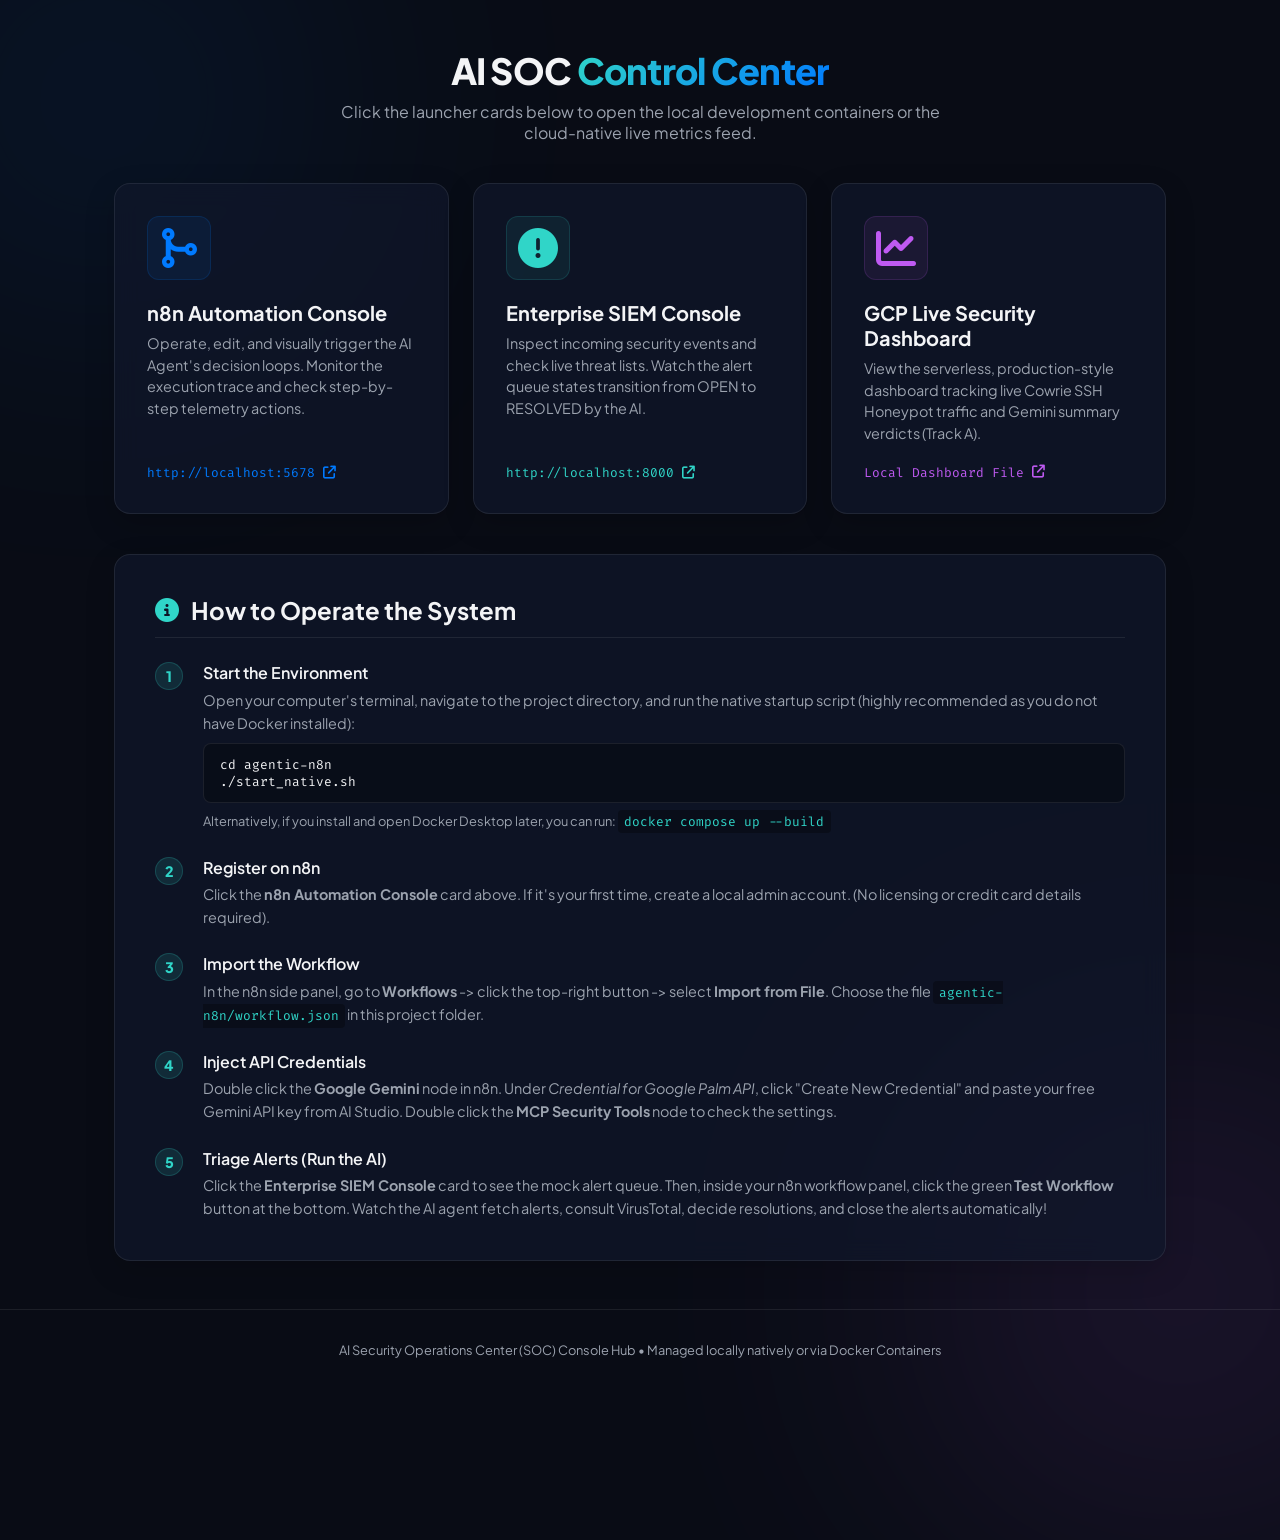
<file: launcher.html>
<!DOCTYPE html>
<html lang="en">
<head>
  <meta charset="UTF-8">
  <meta name="viewport" content="width=device-width, initial-scale=1.0">
  <title>AI SOC Control Portal</title>
  <link rel="preconnect" href="https://fonts.googleapis.com">
  <link rel="preconnect" href="https://fonts.gstatic.com" crossorigin>
  <link href="https://fonts.googleapis.com/css2?family=Plus+Jakarta+Sans:wght@400;500;600;700;800&family=Fira+Code:wght@400;500&display=swap" rel="stylesheet">
  <link rel="stylesheet" href="https://cdnjs.cloudflare.com/ajax/libs/font-awesome/6.4.0/css/all.min.css">
  <style>
    :root {
      --bg: #090c15;
      --panel: rgba(17, 24, 43, 0.7);
      --panel-hover: rgba(25, 35, 60, 0.85);
      --border: rgba(255, 255, 255, 0.08);
      --primary: #007aff;
      --cyan: #30d5c8;
      --purple: #bf5af2;
      --text: #f3f4f6;
      --text-muted: #9ca3af;
      --code-bg: rgba(0, 0, 0, 0.3);
    }
    
    * {
      box-sizing: border-box;
      margin: 0;
      padding: 0;
    }
    
    body {
      background-color: var(--bg);
      color: var(--text);
      font-family: 'Plus Jakarta Sans', sans-serif;
      min-height: 100vh;
      display: flex;
      flex-direction: column;
      position: relative;
      overflow-x: hidden;
    }
    
    /* Background Glowing Orbs */
    .orb {
      position: absolute;
      border-radius: 50%;
      filter: blur(140px);
      opacity: 0.12;
      pointer-events: none;
      z-index: -1;
    }
    .orb-1 {
      width: 400px;
      height: 400px;
      background: var(--primary);
      top: -100px;
      left: -100px;
    }
    .orb-2 {
      width: 500px;
      height: 500px;
      background: var(--purple);
      bottom: -150px;
      right: -150px;
    }
    
    .container {
      max-width: 1100px;
      margin: 0 auto;
      padding: 3rem 1.5rem;
      display: flex;
      flex-direction: column;
      gap: 2.5rem;
    }
    
    header {
      text-align: center;
      display: flex;
      flex-direction: column;
      align-items: center;
      gap: 0.5rem;
    }
    
    header h1 {
      font-size: 2.25rem;
      font-weight: 800;
      letter-spacing: -0.02em;
    }
    
    header h1 span {
      background: linear-gradient(135deg, var(--cyan), var(--primary));
      -webkit-background-clip: text;
      -webkit-text-fill-color: transparent;
    }
    
    header p {
      color: var(--text-muted);
      font-size: 1rem;
      max-width: 600px;
    }
    
    /* Link Cards Grid */
    .portal-grid {
      display: grid;
      grid-template-columns: repeat(auto-fit, minmax(320px, 1fr));
      gap: 1.5rem;
    }
    
    .portal-card {
      background: var(--panel);
      border: 1px solid var(--border);
      border-radius: 16px;
      padding: 2rem;
      display: flex;
      flex-direction: column;
      gap: 1.25rem;
      text-decoration: none;
      color: inherit;
      transition: all 0.25s cubic-bezier(0.16, 1, 0.3, 1);
      backdrop-filter: blur(12px);
      box-shadow: 0 10px 30px rgba(0,0,0,0.2);
    }
    
    .portal-card:hover {
      background: var(--panel-hover);
      border-color: rgba(255, 255, 255, 0.15);
      transform: translateY(-4px);
      box-shadow: 0 15px 35px rgba(0, 122, 255, 0.1);
    }
    
    .card-icon {
      font-size: 2.5rem;
      color: var(--primary);
      width: 64px;
      height: 64px;
      background: rgba(0, 122, 255, 0.08);
      border-radius: 12px;
      display: flex;
      align-items: center;
      justify-content: center;
      border: 1px solid rgba(0, 122, 255, 0.15);
    }
    
    .portal-card:nth-child(2) .card-icon {
      color: var(--cyan);
      background: rgba(48, 213, 200, 0.08);
      border-color: rgba(48, 213, 200, 0.15);
    }
    .portal-card:nth-child(3) .card-icon {
      color: var(--purple);
      background: rgba(191, 90, 242, 0.08);
      border-color: rgba(191, 90, 242, 0.15);
    }
    
    .card-info h2 {
      font-size: 1.25rem;
      font-weight: 700;
      margin-bottom: 0.5rem;
    }
    
    .card-info p {
      color: var(--text-muted);
      font-size: 0.9rem;
      line-height: 1.5;
    }
    
    .card-url {
      font-family: 'Fira Code', monospace;
      font-size: 0.8rem;
      color: var(--primary);
      display: flex;
      align-items: center;
      gap: 0.5rem;
      margin-top: auto;
    }
    .portal-card:nth-child(2) .card-url { color: var(--cyan); }
    .portal-card:nth-child(3) .card-url { color: var(--purple); }

    /* Operational Walkthrough Section */
    .docs-section {
      background: var(--panel);
      border: 1px solid var(--border);
      border-radius: 16px;
      padding: 2.5rem;
      backdrop-filter: blur(12px);
      box-shadow: 0 10px 30px rgba(0,0,0,0.15);
    }
    
    .docs-section h2 {
      font-size: 1.5rem;
      font-weight: 700;
      margin-bottom: 1.5rem;
      border-bottom: 1px solid var(--border);
      padding-bottom: 0.75rem;
      display: flex;
      align-items: center;
      gap: 0.75rem;
    }
    
    .docs-section h2 i { color: var(--cyan); }
    
    .steps {
      display: flex;
      flex-direction: column;
      gap: 1.5rem;
    }
    
    .step-item {
      display: flex;
      gap: 1.25rem;
    }
    
    .step-number {
      font-size: 0.9rem;
      font-weight: 800;
      background: rgba(48, 213, 200, 0.12);
      color: var(--cyan);
      border: 1px solid rgba(48, 213, 200, 0.2);
      width: 28px;
      height: 28px;
      border-radius: 50%;
      display: flex;
      align-items: center;
      justify-content: center;
      flex-shrink: 0;
    }
    
    .step-content h3 {
      font-size: 1rem;
      font-weight: 600;
      margin-bottom: 0.35rem;
    }
    
    .step-content p {
      font-size: 0.9rem;
      color: var(--text-muted);
      line-height: 1.6;
    }
    
    code {
      font-family: 'Fira Code', monospace;
      background: var(--code-bg);
      color: var(--cyan);
      padding: 0.2rem 0.4rem;
      border-radius: 4px;
      font-size: 0.8rem;
    }
    
    pre {
      font-family: 'Fira Code', monospace;
      background: var(--code-bg);
      border: 1px solid var(--border);
      padding: 0.75rem 1rem;
      border-radius: 8px;
      font-size: 0.8rem;
      color: var(--text);
      overflow-x: auto;
      margin-top: 0.5rem;
    }

    footer {
      text-align: center;
      margin-top: auto;
      padding: 2rem;
      font-size: 0.8rem;
      color: var(--text-muted);
      border-top: 1px solid var(--border);
    }
  </style>
</head>
<body>
  <div class="orb orb-1"></div>
  <div class="orb orb-2"></div>

  <div class="container">
    <header>
      <h1>AI SOC <span>Control Center</span></h1>
      <p>Click the launcher cards below to open the local development containers or the cloud-native live metrics feed.</p>
    </header>

    <!-- Portal Grid -->
    <section class="portal-grid">
      <!-- Card 1: n8n -->
      <a href="http://localhost:5678" target="_blank" class="portal-card">
        <div class="card-icon"><i class="fa-solid fa-code-merge"></i></div>
        <div class="card-info">
          <h2>n8n Automation Console</h2>
          <p>Operate, edit, and visually trigger the AI Agent's decision loops. Monitor the execution trace and check step-by-step telemetry actions.</p>
        </div>
        <div class="card-url">http://localhost:5678 <i class="fa-solid fa-arrow-up-right-from-square"></i></div>
      </a>

      <!-- Card 2: Mock SIEM -->
      <a href="http://localhost:8000" target="_blank" class="portal-card">
        <div class="card-icon"><i class="fa-solid fa-circle-exclamation"></i></div>
        <div class="card-info">
          <h2>Enterprise SIEM Console</h2>
          <p>Inspect incoming security events and check live threat lists. Watch the alert queue states transition from OPEN to RESOLVED by the AI.</p>
        </div>
        <div class="card-url">http://localhost:8000 <i class="fa-solid fa-arrow-up-right-from-square"></i></div>
      </a>

      <!-- Card 3: GCP Live Feed -->
      <a href="dashboard/index.html" target="_blank" class="portal-card">
        <div class="card-icon"><i class="fa-solid fa-chart-line"></i></div>
        <div class="card-info">
          <h2>GCP Live Security Dashboard</h2>
          <p>View the serverless, production-style dashboard tracking live Cowrie SSH Honeypot traffic and Gemini summary verdicts (Track A).</p>
        </div>
        <div class="card-url">Local Dashboard File <i class="fa-solid fa-arrow-up-right-from-square"></i></div>
      </a>
    </section>

    <!-- Detailed Instruction Panel -->
    <section class="docs-section">
      <h2><i class="fa-solid fa-circle-info"></i> How to Operate the System</h2>
      <div class="steps">
        <div class="step-item">
          <div class="step-number">1</div>
          <div class="step-content">
            <h3>Start the Environment</h3>
            <p>Open your computer's terminal, navigate to the project directory, and run the native startup script (highly recommended as you do not have Docker installed):</p>
            <pre>cd agentic-n8n<br>./start_native.sh</pre>
            <p style="margin-top: 0.5rem; font-size: 0.8rem; color: var(--text-muted);">Alternatively, if you install and open Docker Desktop later, you can run: <code>docker compose up --build</code></p>
          </div>
        </div>

        <div class="step-item">
          <div class="step-number">2</div>
          <div class="step-content">
            <h3>Register on n8n</h3>
            <p>Click the <b>n8n Automation Console</b> card above. If it's your first time, create a local admin account. (No licensing or credit card details required).</p>
          </div>
        </div>

        <div class="step-item">
          <div class="step-number">3</div>
          <div class="step-content">
            <h3>Import the Workflow</h3>
            <p>In the n8n side panel, go to <b>Workflows</b> -> click the top-right button -> select <b>Import from File</b>. Choose the file <code>agentic-n8n/workflow.json</code> in this project folder.</p>
          </div>
        </div>

        <div class="step-item">
          <div class="step-number">4</div>
          <div class="step-content">
            <h3>Inject API Credentials</h3>
            <p>Double click the <b>Google Gemini</b> node in n8n. Under <i>Credential for Google Palm API</i>, click "Create New Credential" and paste your free Gemini API key from AI Studio. Double click the <b>MCP Security Tools</b> node to check the settings.</p>
          </div>
        </div>

        <div class="step-item">
          <div class="step-number">5</div>
          <div class="step-content">
            <h3>Triage Alerts (Run the AI)</h3>
            <p>Click the <b>Enterprise SIEM Console</b> card to see the mock alert queue. Then, inside your n8n workflow panel, click the green <b>Test Workflow</b> button at the bottom. Watch the AI agent fetch alerts, consult VirusTotal, decide resolutions, and close the alerts automatically!</p>
          </div>
        </div>
      </div>
    </section>
  </div>

  <footer>
    <p>AI Security Operations Center (SOC) Console Hub • Managed locally natively or via Docker Containers</p>
  </footer>
</body>
</html>
</file>
<file: portfolio/style.css>
/* CSS resets and custom variables */
:root {
  --bg: #090b11;
  --bg-card: #121622;
  --panel: #161c2d;
  --primary: #0a84ff;
  --cyan: #30d5c8;
  --danger: #ff453a;
  --success: #30d158;
  --warning: #ff9500;
  --text: #f5f6f9;
  --text-muted: #9ba4b4;
  --border: rgba(255, 255, 255, 0.08);
  --font-main: 'Outfit', sans-serif;
  --font-code: 'Fira Code', monospace;
  --transition: all 0.3s cubic-bezier(0.4, 0, 0.2, 1);
}

* {
  box-sizing: border-box;
  margin: 0;
  padding: 0;
}

html {
  scroll-behavior: smooth;
}

body {
  background-color: var(--bg);
  color: var(--text);
  font-family: var(--font-main);
  line-height: 1.6;
  overflow-x: hidden;
  -webkit-font-smoothing: antialiased;
}

/* Typography elements */
h1, h2, h3, h4 {
  font-weight: 700;
  letter-spacing: -0.02em;
}

a {
  color: inherit;
  text-decoration: none;
}

/* Hero Header Section */
.hero-section {
  min-height: 100vh;
  display: flex;
  flex-direction: column;
  justify-content: center;
  align-items: center;
  position: relative;
  background: radial-gradient(circle at 50% 50%, rgba(10, 132, 255, 0.12) 0%, rgba(9, 11, 17, 0) 70%), var(--bg);
  padding: 2rem;
  text-align: center;
  border-bottom: 1px solid var(--border);
}

.status-badge {
  background: rgba(48, 209, 88, 0.1);
  border: 1px solid rgba(48, 209, 88, 0.2);
  color: var(--success);
  padding: 0.4rem 1rem;
  border-radius: 20px;
  font-size: 0.8rem;
  font-weight: 600;
  display: inline-flex;
  align-items: center;
  gap: 0.5rem;
  margin-bottom: 2rem;
}

.status-badge i {
  font-size: 0.6rem;
  animation: pulse 1.8s infinite;
}

.hero-section h1 {
  font-size: clamp(3rem, 8vw, 5rem);
  font-weight: 800;
  line-height: 1.1;
  background: linear-gradient(135deg, #ffffff 30%, var(--text-muted) 100%);
  -webkit-background-clip: text;
  -webkit-text-fill-color: transparent;
  margin-bottom: 1rem;
}

.hero-section h2 {
  font-size: clamp(1.2rem, 3vw, 1.8rem);
  font-weight: 400;
  color: var(--cyan);
  margin-bottom: 1.5rem;
}

.subtitle {
  font-size: 1.05rem;
  color: var(--text-muted);
  max-width: 600px;
  margin-bottom: 2.5rem;
}

.social-links {
  display: flex;
  justify-content: center;
  gap: 1.5rem;
  font-size: 1.8rem;
  margin-bottom: 3rem;
}

.social-links a {
  transition: var(--transition);
  color: var(--text-muted);
}

.social-links a:hover {
  color: var(--primary);
  transform: translateY(-4px);
}

.scroll-indicator {
  position: absolute;
  bottom: 2.5rem;
  display: flex;
  flex-direction: column;
  align-items: center;
  gap: 0.5rem;
  font-size: 0.8rem;
  color: var(--text-muted);
  animation: bounce 2s infinite;
}

/* Layout container */
.main-container {
  max-width: 1100px;
  margin: 0 auto;
  padding: 6rem 2rem;
  display: flex;
  flex-direction: column;
  gap: 8rem;
}

.section-title {
  font-size: clamp(1.8rem, 4vw, 2.2rem);
  font-weight: 700;
  margin-bottom: 3rem;
  position: relative;
  display: inline-block;
}

.section-title::after {
  content: '';
  position: absolute;
  left: 0;
  bottom: -0.5rem;
  width: 3rem;
  height: 3px;
  background: var(--primary);
  border-radius: 2px;
}

.text-center {
  text-align: center;
  display: block;
}

.text-center::after {
  left: 50%;
  transform: translateX(-50%);
}

/* About Section */
.inner-grid {
  display: grid;
  grid-template-columns: 320px 1fr;
  gap: 4rem;
  align-items: start;
}

.profile-area {
  display: flex;
  flex-direction: column;
  gap: 1.5rem;
}

.profile-image-container {
  width: 100%;
  aspect-ratio: 1;
  border-radius: 24px;
  overflow: hidden;
  border: 1px solid var(--border);
  background: var(--bg-card);
}

.profile-image {
  width: 100%;
  height: 100%;
  object-fit: cover;
  transition: var(--transition);
}

.profile-image-container:hover .profile-image {
  transform: scale(1.05);
}

.education-card {
  background: var(--bg-card);
  border: 1px solid var(--border);
  padding: 1.25rem;
  border-radius: 16px;
  display: flex;
  gap: 1rem;
  align-items: center;
}

.education-card i {
  font-size: 2rem;
  color: var(--cyan);
}

.education-card h3 {
  font-size: 0.95rem;
  margin-bottom: 0.2rem;
}

.education-card p {
  font-size: 0.8rem;
  color: var(--text-muted);
}

.education-card .date {
  font-size: 0.75rem;
  color: var(--primary);
  font-weight: 600;
  display: block;
  margin-top: 0.25rem;
}

.bio-content {
  display: flex;
  flex-direction: column;
  gap: 1.5rem;
  font-size: 1.1rem;
  color: var(--text-muted);
}

/* Skills Grid */
.skills-grid {
  display: grid;
  grid-template-columns: repeat(auto-fit, minmax(240px, 1fr));
  gap: 2rem;
}

.skill-card {
  background: var(--bg-card);
  border: 1px solid var(--border);
  padding: 2rem;
  border-radius: 20px;
  transition: var(--transition);
}

.skill-card:hover {
  transform: translateY(-8px);
  border-color: rgba(10, 132, 255, 0.3);
  box-shadow: 0 12px 30px rgba(0, 0, 0, 0.2);
}

.skill-icon {
  width: 50px;
  height: 50px;
  border-radius: 12px;
  background: rgba(10, 132, 255, 0.08);
  display: flex;
  align-items: center;
  justify-content: center;
  font-size: 1.5rem;
  color: var(--primary);
  margin-bottom: 1.5rem;
}

.skill-card h3 {
  font-size: 1.15rem;
  margin-bottom: 0.75rem;
}

.skill-card p {
  font-size: 0.88rem;
  color: var(--text-muted);
}

/* Projects Showcase */
.project-showcase {
  background: var(--panel);
  border: 1px solid var(--border);
  border-radius: 24px;
  overflow: hidden;
  box-shadow: 0 20px 40px rgba(0,0,0,0.3);
}

.project-inner {
  display: grid;
  grid-template-columns: 1.1fr 0.9fr;
  align-items: stretch;
}

.project-info {
  padding: 3.5rem;
  display: flex;
  flex-direction: column;
  gap: 1.5rem;
}

.project-tag {
  align-self: flex-start;
  background: rgba(48, 213, 200, 0.1);
  border: 1px solid rgba(48, 213, 200, 0.2);
  color: var(--cyan);
  padding: 0.3rem 0.8rem;
  border-radius: 6px;
  font-size: 0.75rem;
  font-weight: 700;
  text-transform: uppercase;
}

.project-info h3 {
  font-size: 1.6rem;
  line-height: 1.3;
}

.project-info p {
  color: var(--text-muted);
  font-size: 0.95rem;
}

.tech-tags {
  display: flex;
  flex-wrap: wrap;
  gap: 0.5rem;
  margin: 0.5rem 0;
}

.tech-tags span {
  background: rgba(255,255,255,0.04);
  border: 1px solid var(--border);
  padding: 0.3rem 0.6rem;
  border-radius: 6px;
  font-size: 0.75rem;
  font-family: var(--font-code);
}

.project-actions {
  display: flex;
  gap: 1rem;
  margin-top: 1rem;
}

.btn {
  padding: 0.75rem 1.5rem;
  border-radius: 8px;
  font-size: 0.9rem;
  font-weight: 600;
  cursor: pointer;
  transition: var(--transition);
  display: inline-flex;
  align-items: center;
  gap: 0.5rem;
}

.btn-primary {
  background: var(--primary);
  color: #fff;
  border: none;
}

.btn-primary:hover {
  background: #359aff;
  box-shadow: 0 4px 15px rgba(10, 132, 255, 0.4);
}

.btn-secondary {
  background: rgba(255, 255, 255, 0.05);
  color: var(--text);
  border: 1px solid var(--border);
}

.btn-secondary:hover {
  background: rgba(255, 255, 255, 0.1);
  border-color: rgba(255, 255, 255, 0.2);
}

/* Project Mockup Visual */
.project-visual {
  background: #0f121d;
  padding: 2.5rem;
  display: flex;
  align-items: center;
  justify-content: center;
  border-left: 1px solid var(--border);
}

.mockup-screen {
  width: 100%;
  background: #161a29;
  border: 1px solid rgba(255, 255, 255, 0.08);
  border-radius: 12px;
  overflow: hidden;
  box-shadow: 0 15px 30px rgba(0,0,0,0.4);
}

.mockup-header {
  background: #0c0e17;
  padding: 0.75rem 1rem;
  display: flex;
  align-items: center;
  gap: 0.5rem;
  border-bottom: 1px solid rgba(255, 255, 255, 0.04);
}

.mockup-header .dot {
  width: 8px;
  height: 8px;
  border-radius: 50%;
}

.mockup-header .dot.red { background: var(--danger); }
.mockup-header .dot.yellow { background: var(--warning); }
.mockup-header .dot.green { background: var(--success); }

.mockup-title {
  color: var(--text-muted);
  font-size: 0.75rem;
  font-family: var(--font-code);
  margin-left: 0.5rem;
}

.mockup-body {
  padding: 1.25rem;
  font-family: var(--font-code);
  font-size: 0.8rem;
  display: flex;
  flex-direction: column;
  gap: 0.75rem;
  line-height: 1.5;
}

.terminal-line {
  color: #fff;
}

.t-cyan {
  color: var(--cyan);
}

.terminal-output {
  color: var(--text-muted);
}

.terminal-output.green-text {
  color: var(--success);
}

/* Certifications Section */
.certs-list {
  display: grid;
  grid-template-columns: repeat(auto-fit, minmax(280px, 1fr));
  gap: 1.5rem;
}

.cert-item {
  background: var(--bg-card);
  border: 1px solid var(--border);
  padding: 1.5rem;
  border-radius: 16px;
  display: flex;
  gap: 1.5rem;
  align-items: center;
  transition: var(--transition);
}

.cert-item:hover {
  border-color: rgba(255, 255, 255, 0.15);
  background: rgba(255, 255, 255, 0.02);
}

.cert-icon {
  width: 50px;
  height: 50px;
  border-radius: 12px;
  background: rgba(48, 213, 200, 0.08);
  display: flex;
  align-items: center;
  justify-content: center;
  font-size: 1.4rem;
  color: var(--cyan);
}

.cert-details h3 {
  font-size: 1.1rem;
  margin-bottom: 0.2rem;
}

.cert-details p {
  font-size: 0.85rem;
  color: var(--text-muted);
}

/* Timeline styling */
.timeline {
  position: relative;
  padding-left: 2rem;
  border-left: 2px solid var(--border);
  display: flex;
  flex-direction: column;
  gap: 3rem;
  margin-top: 2rem;
}

.timeline-item {
  position: relative;
}

.timeline-marker {
  position: absolute;
  left: -2.42rem;
  top: 0.35rem;
  width: 12px;
  height: 12px;
  border-radius: 50%;
  background: var(--primary);
  border: 2px solid var(--bg);
  box-shadow: 0 0 0 4px rgba(10, 132, 255, 0.15);
  transition: var(--transition);
}

.timeline-item:hover .timeline-marker {
  background: var(--cyan);
  box-shadow: 0 0 0 6px rgba(48, 213, 200, 0.2);
}

.timeline-date {
  font-size: 0.8rem;
  font-family: var(--font-code);
  color: var(--cyan);
  font-weight: 500;
  display: block;
  margin-bottom: 0.4rem;
}

.timeline-content h3 {
  font-size: 1.25rem;
  margin-bottom: 0.25rem;
  color: #fff;
}

.timeline-content .company {
  font-size: 0.95rem;
  font-weight: 600;
  color: var(--text-muted);
  margin-bottom: 0.75rem;
}

.timeline-content .location {
  font-weight: 400;
  font-size: 0.85rem;
}

.timeline-description {
  font-size: 0.92rem;
  color: var(--text-muted);
  line-height: 1.5;
}

/* Footer Section */
footer {
  border-top: 1px solid var(--border);
  padding: 4rem 2rem;
  text-align: center;
  background: #06070b;
}

.footer-content {
  display: flex;
  flex-direction: column;
  gap: 0.5rem;
  font-size: 0.9rem;
  color: var(--text-muted);
}

.footer-sub {
  font-size: 0.75rem;
  opacity: 0.7;
}

/* Keyframes animations */
@keyframes pulse {
  0% { transform: scale(1); opacity: 1; }
  50% { transform: scale(1.15); opacity: 0.5; }
  100% { transform: scale(1); opacity: 1; }
}

@keyframes bounce {
  0%, 20%, 50%, 80%, 100% { transform: translateY(0); }
  40% { transform: translateY(-6px); }
  60% { transform: translateY(-3px); }
}

/* Responsive adjustments */
@media (max-width: 900px) {
  .inner-grid {
    grid-template-columns: 1fr;
    gap: 3rem;
  }
  .profile-area {
    align-items: center;
    max-width: 320px;
    margin: 0 auto;
  }
  .project-inner {
    grid-template-columns: 1fr;
  }
  .project-visual {
    border-left: none;
    border-top: 1px solid var(--border);
  }
  .main-container {
    padding: 4rem 1.5rem;
    gap: 6rem;
  }
}

/* Glowing Pulse status animations */
.live-status {
  display: inline-flex;
  align-items: center;
  gap: 0.5rem;
}

.pulse-dot {
  width: 8px;
  height: 8px;
  background: var(--success);
  border-radius: 50%;
  box-shadow: 0 0 0 0 rgba(48, 209, 88, 0.7);
  animation: pulse-glow 1.6s infinite;
}

@keyframes pulse-glow {
  0% {
    transform: scale(0.95);
    box-shadow: 0 0 0 0 rgba(48, 209, 88, 0.7);
  }
  70% {
    transform: scale(1);
    box-shadow: 0 0 0 8px rgba(48, 209, 88, 0);
  }
  100% {
    transform: scale(0.95);
    box-shadow: 0 0 0 0 rgba(48, 209, 88, 0);
  }
}

@media (max-width: 480px) {
  .main-container {
    padding: 3rem 1rem;
    gap: 4rem;
  }
  .cert-item {
    padding: 1rem;
    gap: 1rem;
  }
  .cert-icon {
    width: 40px;
    height: 40px;
    font-size: 1.2rem;
  }
  .cert-details h3 {
    font-size: 1rem;
  }
  .hero-section {
    padding: 1.5rem 1rem;
  }
  .project-actions {
    flex-direction: column;
    width: 100%;
    gap: 1rem;
  }
  .project-actions .btn {
    width: 100%;
    text-align: center;
    justify-content: center;
  }
  .timeline {
    padding-left: 1.25rem;
  }
  .timeline-marker {
    left: -1.62rem;
    width: 10px;
    height: 10px;
  }
  .timeline-content h3 {
    font-size: 1.1rem;
  }
  .timeline-content .company {
    font-size: 0.88rem;
  }
}

/* Floating Navigation Bar Styles */
.nav-bar {
  position: fixed;
  top: 0;
  left: 0;
  width: 100%;
  z-index: 1000;
  background: rgba(9, 11, 17, 0.7);
  backdrop-filter: blur(12px);
  -webkit-backdrop-filter: blur(12px);
  border-bottom: 1px solid var(--border);
  transition: var(--transition);
}

.nav-container {
  max-width: 1100px;
  margin: 0 auto;
  padding: 1.25rem 2rem;
  display: flex;
  justify-content: space-between;
  align-items: center;
}

.nav-logo {
  font-weight: 800;
  font-size: 1.25rem;
  color: #fff;
  letter-spacing: -0.03em;
  background: linear-gradient(135deg, var(--cyan) 0%, var(--primary) 100%);
  -webkit-background-clip: text;
  -webkit-text-fill-color: transparent;
  transition: var(--transition);
}

.nav-logo:hover {
  opacity: 0.8;
}

.nav-links {
  display: flex;
  gap: 2rem;
}

.nav-links a {
  font-size: 0.9rem;
  font-weight: 600;
  color: var(--text-muted);
  transition: var(--transition);
  position: relative;
}

.nav-links a::after {
  content: '';
  position: absolute;
  left: 0;
  bottom: -0.25rem;
  width: 0%;
  height: 2px;
  background: var(--cyan);
  transition: var(--transition);
  border-radius: 2px;
}

.nav-links a:hover {
  color: #fff;
}

.nav-links a:hover::after {
  width: 100%;
}

/* Offset standard sections for top floating nav-bar */
section {
  scroll-margin-top: 6rem;
}

@media (max-width: 600px) {
  .nav-container {
    padding: 0.88rem 1rem;
  }
  .nav-links {
    gap: 0.88rem;
  }
  .nav-links a {
    font-size: 0.78rem;
  }
  .nav-logo {
    font-size: 1.1rem;
  }
}
</file>
